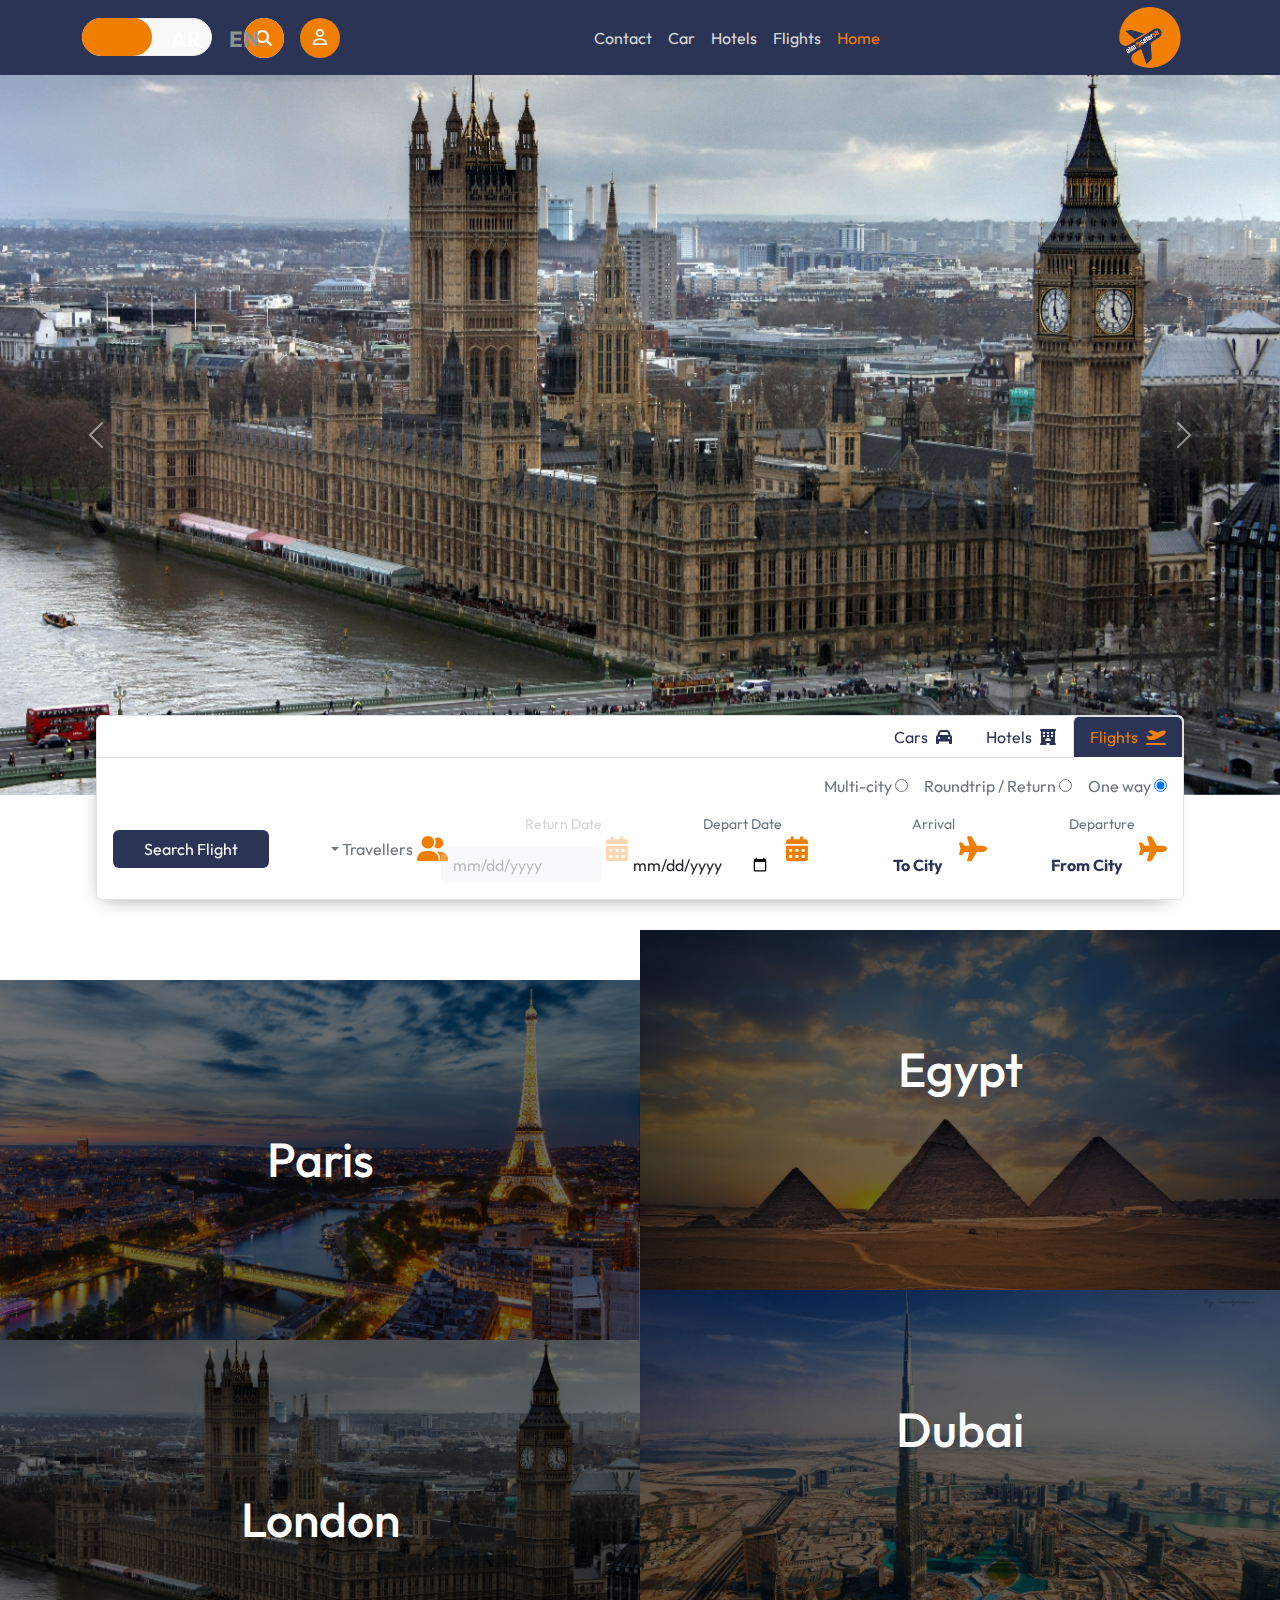
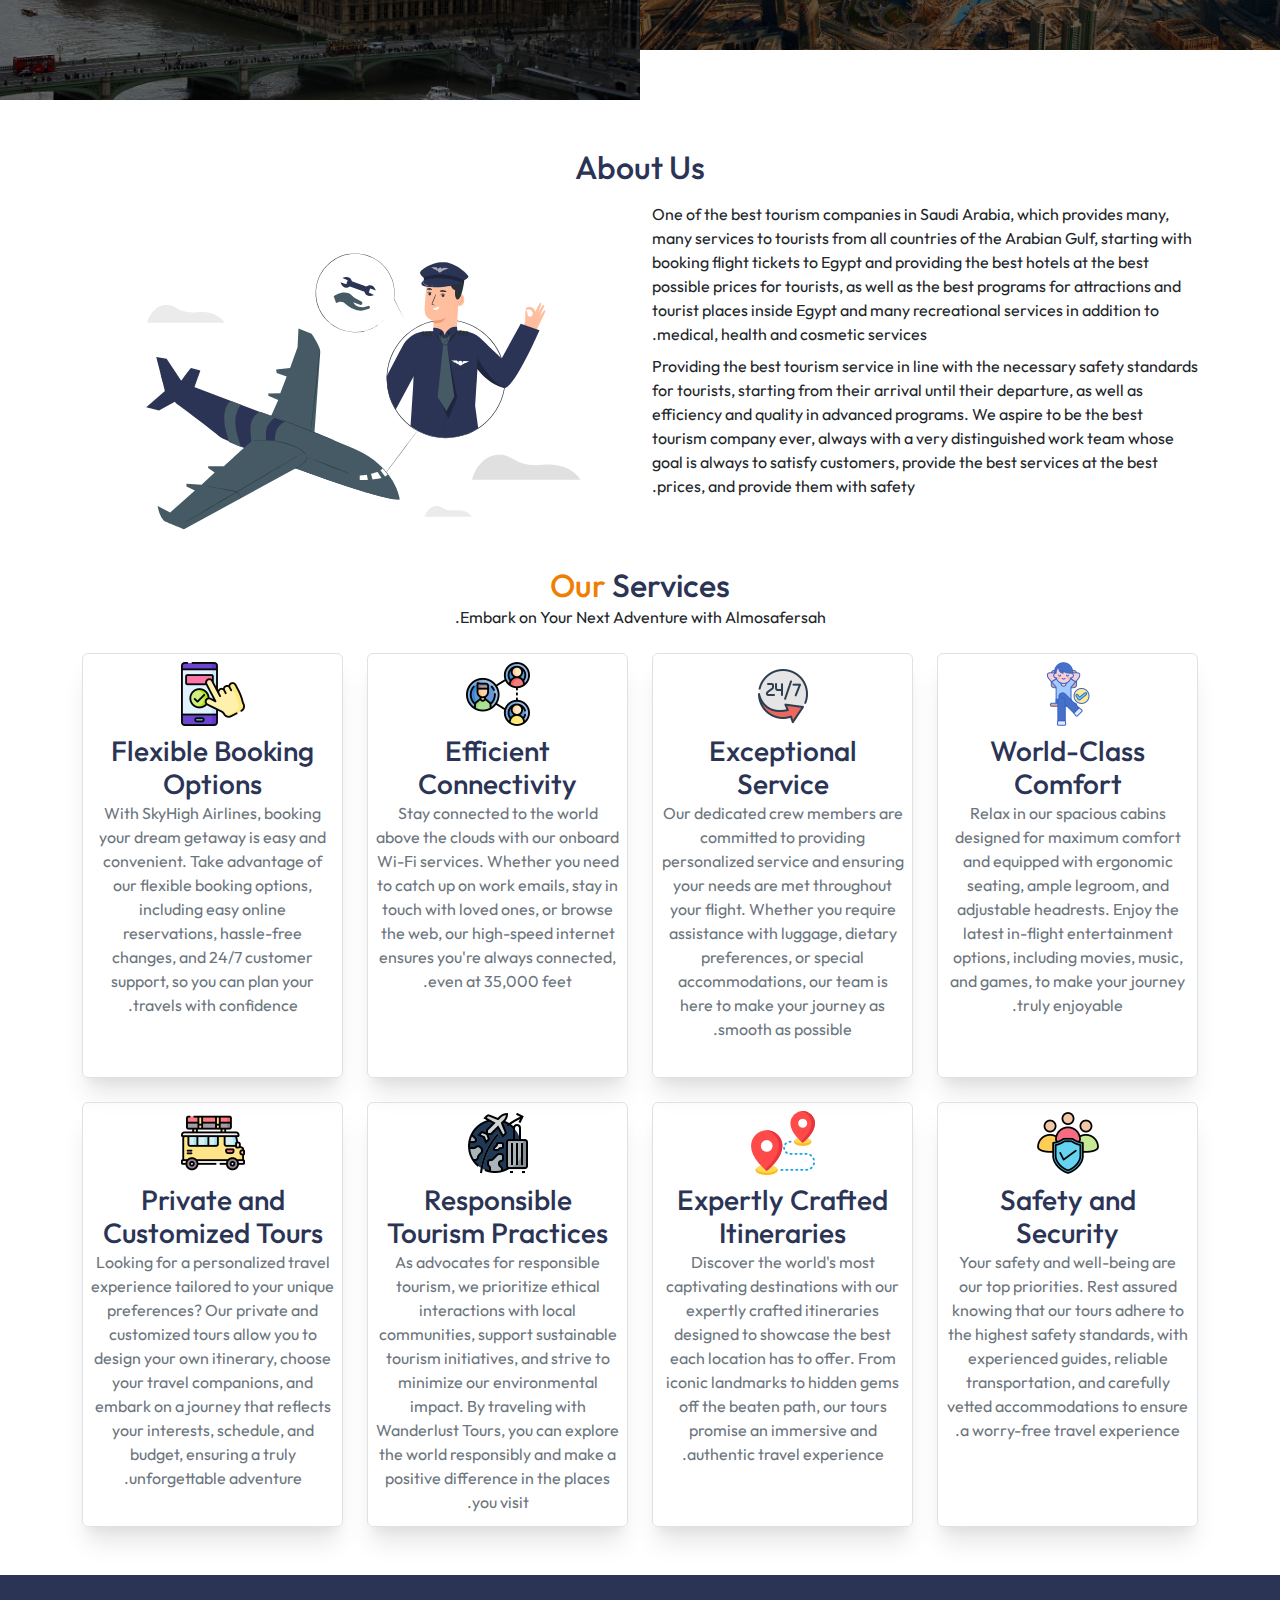
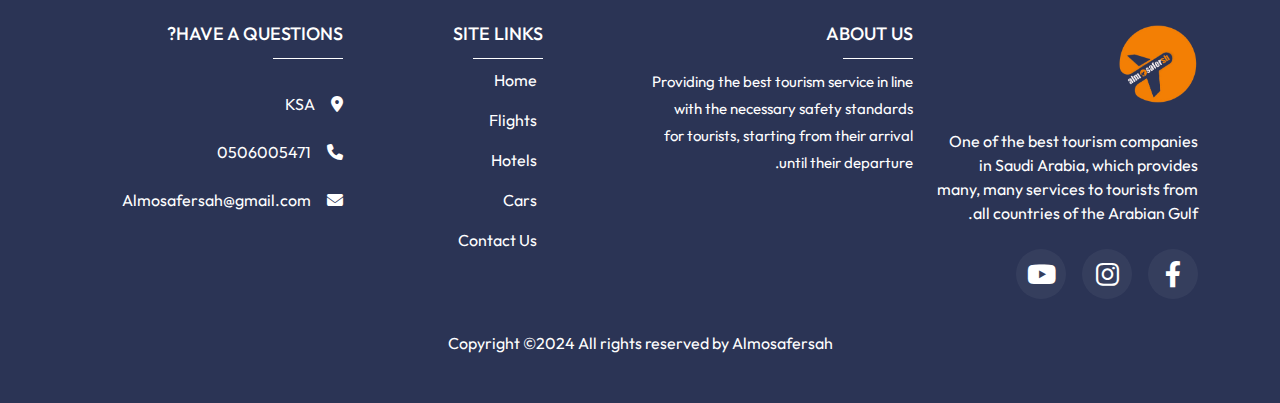
<file: almosafersah-ar/index.html>
<!DOCTYPE html>
<html lang="en">
  <head>
    <meta charset="UTF-8" />
    <meta name="viewport" content="width=device-width, initial-scale=1.0" />
    <link rel="stylesheet" href="../assets/css/normalize.css" />
    <link rel="stylesheet" href="../assets/css/all.min.css" />
    <link rel="stylesheet" href="../assets/css/bootstrap.min.css" />
    <link rel="stylesheet" href="../assets/css/main-ar.css" />
    <link rel="preconnect" href="https://fonts.googleapis.com" />
    <link rel="preconnect" href="https://fonts.gstatic.com" crossorigin />
    <link rel="preconnect" href="https://fonts.googleapis.com" />
    <link rel="preconnect" href="https://fonts.gstatic.com" crossorigin />
    <link
      href="https://fonts.googleapis.com/css2?family=Outfit:wght@100;200;300;400;500;600;700;800;900&family=Roboto:ital,wght@0,100;0,300;0,400;0,500;0,700;0,900;1,100;1,300;1,400;1,500;1,700;1,900&display=swap"
      rel="stylesheet"
    />
    <title>Home | Almosafersah</title>
  </head>
  <body>
    <!-- Start Navbar -->
    <nav class="navbar navbar-expand-lg p-0">
      <div class="container">
        <a class="navbar-brand" href="#">
          <div class="pic">
            <img
              style="width: 64px"
              src="../img/logo.png"
              alt=""
              class="mw-100"
            />
          </div>
        </a>
        <button
          class="navbar-toggler"
          type="button"
          data-bs-toggle="collapse"
          data-bs-target="#navbarSupportedContent"
          aria-controls="navbarSupportedContent"
          aria-expanded="false"
          aria-label="Toggle navigation"
        >
          <i class="fa-solid fa-bars"></i>
        </button>
        <div class="collapse navbar-collapse gap-3" id="navbarSupportedContent">
          <ul class="navbar-nav m-auto mb-2 mb-lg-0">
            <li class="nav-item">
              <a
                class="nav-link active"
                aria-current="page"
                href="../index.html/"
                >Home</a
              >
            </li>
            <li class="nav-item">
              <a class="nav-link" href="../flights/">Flights</a>
            </li>
            <li class="nav-item">
              <a class="nav-link" href="../flights/">Hotels</a>
            </li>
            <li class="nav-item">
              <a class="nav-link" href="../flights/">Car</a>
            </li>
            <li class="nav-item">
              <a class="nav-link" href="../contact/">Contact</a>
            </li>
          </ul>
          <div
            class="buttons d-flex flex-column flex-lg-row gap-3 mb-3 mb-lg-0"
          >
            <a href="./login/" class="btn me-auto rounded-circle">
              <i class="fa-regular fa-user"></i>
            </a>
            <div class="search-box">
              <input
                class="search-txt"
                type="text"
                name=""
                placeholder="Type to Search"
              />
              <a class="search-btn" href="#">
                <i class="fas fa-search"></i>
              </a>
            </div>
            <div class="switch">
              <label class="switch__wrapper">
                <input type="checkbox" />
                <span class="switch__slider"></span>
                <div></div>
              </label>
            </div>
          </div>
        </div>
      </div>
    </nav>
    <!-- End Navbar -->
    <!-- Start Slider -->
    <div
      id="carouselExampleFade"
      class="carousel slide carousel-fade position-relative"
    >
      <div
        id="carouselExampleAutoplaying"
        class="carousel slide"
        data-bs-ride="carousel"
      >
        <div class="carousel-inner">
          <div class="carousel-item">
            <img src="../img/egypt.jpg" class="d-block w-100" alt="..." />
          </div>
          <div class="carousel-item">
            <img src="../img/paris.jpg" class="d-block w-100" alt="..." />
          </div>
          <div class="carousel-item active">
            <img src="../img/london.jpg" class="d-block w-100" alt="..." />
          </div>
          <div class="carousel-item">
            <img src="../img/dubai.jpg" class="d-block w-100" alt="..." />
          </div>
        </div>
        <button
          class="carousel-control-prev"
          type="button"
          data-bs-target="#carouselExampleAutoplaying"
          data-bs-slide="prev"
        >
          <span class="carousel-control-prev-icon" aria-hidden="true"></span>
          <span class="visually-hidden">Previous</span>
        </button>
        <button
          class="carousel-control-next"
          type="button"
          data-bs-target="#carouselExampleAutoplaying"
          data-bs-slide="next"
        >
          <span class="carousel-control-next-icon" aria-hidden="true"></span>
          <span class="visually-hidden">Next</span>
        </button>
      </div>
    </div>
    <!-- End Slider -->
    <!-- Start Explore -->
    <div class="explore border pb-3 rounded">
      <ul class="nav nav-tabs" role="tablist">
        <li class="nav-item" role="presentation">
          <a
            class="nav-link active d-flex gap-2 align-items-center"
            id="simple-tab-0"
            data-bs-toggle="tab"
            href="#simple-tabpanel-0"
            role="tab"
            aria-controls="simple-tabpanel-0"
            aria-selected="true"
            ><i class="fa-solid fa-plane-departure"></i> Flights</a
          >
        </li>
        <li class="nav-item" role="presentation">
          <a
            class="nav-link d-flex gap-2 align-items-center"
            id="simple-tab-1"
            data-bs-toggle="tab"
            href="#simple-tabpanel-3"
            role="tab"
            aria-controls="simple-tabpanel-1"
            aria-selected="false"
            tabindex="-1"
          >
            <i class="fa-solid fa-hotel"></i> Hotels</a
          >
        </li>
        <li class="nav-item" role="presentation">
          <a
            class="nav-link d-flex gap-2 align-items-center"
            id="simple-tab-1"
            data-bs-toggle="tab"
            href="#simple-tabpanel-1"
            role="tab"
            aria-controls="simple-tabpanel-1"
            aria-selected="false"
            tabindex="-1"
            ><i class="fa-solid fa-car"></i> Cars</a
          >
        </li>
      </ul>
      <div class="tab-content pt-3 px-3" id="tab-content">
        <div
          class="tab-pane active text-secondary"
          id="simple-tabpanel-0"
          role="tabpanel"
          aria-labelledby="simple-tab-0"
        >
          <div class="inputs d-flex align-items-center gap-3 mb-3">
            <div class="all-inputs">
              <input type="radio" id="tab1" name="tab" checked />
              <label for="tab1">One way</label>
            </div>
            <div class="all-inputs">
              <input type="radio" id="tab2" name="tab" />
              <label for="tab2">Roundtrip / Return</label>
            </div>
            <div class="all-inputs">
              <input type="radio" id="tab3" name="tab" />
              <label for="tab3">Multi-city</label>
            </div>
          </div>
          <article class="article-one">
            <form action="">
              <div class="row">
                <div class="col-lg-2">
                  <div class="one d-flex align-items-center gap-1">
                    <i class="fa-solid fa-plane"></i>
                    <div class="d-flex flex-column gap-1">
                      <label for="from" class="form-label">Departure</label>
                      <input
                        type="text"
                        class="form-control"
                        id="from"
                        placeholder="From City"
                      />
                    </div>
                  </div>
                </div>
                <div class="col-lg-2">
                  <div class="one d-flex align-items-center gap-1">
                    <i class="fa-solid fa-plane"></i>
                    <div class="d-flex flex-column gap-1">
                      <label for="from" class="form-label">Arrival</label>
                      <input
                        type="text"
                        class="form-control"
                        id="from"
                        placeholder="To City"
                      />
                    </div>
                  </div>
                </div>
                <div class="col-lg-2">
                  <div class="one d-flex align-items-center gap-1">
                    <i class="fa-solid fa-calendar-days"></i>
                    <div class="d-flex flex-column gap-1">
                      <label for="from" class="form-label">Depart Date </label>
                      <input
                        class="form-control"
                        type="date"
                        id="birthday"
                        name="birthday"
                      />
                    </div>
                  </div>
                </div>
                <div class="col-lg-2">
                  <div
                    class="one d-flex align-items-center gap-1"
                    style="opacity: 0.3"
                  >
                    <i class="fa-solid fa-calendar-days"></i>
                    <div class="d-flex flex-column gap-1">
                      <label for="from" class="form-label">Return Date </label>
                      <input
                        class="form-control"
                        type="date"
                        id="birthday"
                        name="birthday"
                        disabled="disabled"
                      />
                    </div>
                  </div>
                </div>
                <div class="col-lg-2 d-flex align-items-center">
                  <div class="one d-flex align-items-center gap-1">
                    <i class="fa-solid fa-user-group"></i>
                    <div class="nav-item dropdown">
                      <a
                        class="nav-link dropdown-toggle"
                        href="#"
                        role="button"
                        data-bs-toggle="dropdown"
                        aria-expanded="false"
                      >
                        Travellers
                      </a>
                      <ul class="dropdown-menu py-1 px-2" style="width: 250px">
                        <li>
                          <label for="from" class="form-label"
                            >Cabin Class
                          </label>
                          <select
                            class="form-select"
                            aria-label="Default select example"
                          >
                            <option selected>Economy</option>
                            <option value="1">Premium Economy</option>
                            <option value="2">Business</option>
                            <option value="3">First</option>
                          </select>
                        </li>
                        <li>
                          <label for="from" class="form-label"
                            >Preferred Airline
                          </label>
                          <select
                            class="form-select"
                            aria-label="Default select example"
                          >
                            <option selected>1</option>
                            <option value="1">Test</option>
                          </select>
                        </li>
                        <li><hr class="dropdown-divider" /></li>
                        <li>
                          <label for="from" class="form-label"
                            >Travellers
                          </label>
                          <div
                            class="all-sel d-flex align-items-center gap-3 justify-content-around border-bottom pb-1"
                          >
                            <i class="fa-solid fa-person"></i>

                            <div
                              style="flex: 1"
                              class="sel d-flex align-items-center gap-1"
                            >
                              <label
                                style="flex: 1.9"
                                for="from"
                                class="form-label"
                                >Adults(12+)
                              </label>
                              <select
                                style="flex: 0.2"
                                class="form-select"
                                aria-label="Default select example"
                              >
                                <option selected>0</option>
                                <option value="1">1</option>
                              </select>
                            </div>
                          </div>
                          <div
                            class="all-sel d-flex align-items-center gap-3 justify-content-around border-bottom py-1"
                          >
                            <i class="fa-solid fa-child"></i>
                            <div
                              style="flex: 1"
                              class="sel d-flex align-items-center gap-1"
                            >
                              <label
                                style="flex: 1.9"
                                for="from"
                                class="form-label"
                                >Children(2-11)
                              </label>
                              <select
                                style="flex: 0.2"
                                class="form-select"
                                aria-label="Default select example"
                              >
                                <option selected>1</option>
                                <option value="2">2</option>
                                <option value="3">3</option>
                                <option value="4">4</option>
                                <option value="5">5</option>
                                <option value="6">6</option>
                                <option value="7">7</option>
                                <option value="8">8</option>
                              </select>
                            </div>
                          </div>
                          <div
                            class="all-sel d-flex align-items-center gap-3 justify-content-around border-bottom py-1"
                          >
                            <i class="fa-solid fa-child-reaching"></i>
                            <div
                              style="flex: 1"
                              class="sel d-flex align-items-center gap-1"
                            >
                              <label
                                style="flex: 1.9"
                                for="from"
                                class="form-label"
                                >Children(0-2)
                              </label>
                              <select
                                style="flex: 0.2"
                                class="form-select"
                                aria-label="Default select example"
                              >
                                <option selected>0</option>
                                <option value="1">1</option>
                              </select>
                            </div>
                          </div>
                        </li>
                      </ul>
                    </div>
                  </div>
                </div>
                <div
                  class="col-lg-2 d-flex align-items-center justify-content-center"
                >
                  <button
                    data-mdb-ripple-init
                    type="submit"
                    class="btn shop-btn btn-block w-100"
                  >
                    Search Flight
                  </button>
                </div>
              </div>
            </form>
          </article>
          <article class="article-one">
            <form action="">
              <div class="row">
                <div class="col-lg-2">
                  <div class="one d-flex align-items-center gap-1">
                    <i class="fa-solid fa-plane"></i>
                    <div class="d-flex flex-column gap-1">
                      <label for="from" class="form-label">Departure</label>
                      <input
                        type="text"
                        class="form-control"
                        id="from"
                        placeholder="From City"
                      />
                    </div>
                  </div>
                </div>
                <div class="col-lg-2">
                  <div class="one d-flex align-items-center gap-1">
                    <i class="fa-solid fa-plane"></i>
                    <div class="d-flex flex-column gap-1">
                      <label for="from" class="form-label">Arrival</label>
                      <input
                        type="text"
                        class="form-control"
                        id="from"
                        placeholder="To City"
                      />
                    </div>
                  </div>
                </div>
                <div class="col-lg-2">
                  <div class="one d-flex align-items-center gap-1">
                    <i class="fa-solid fa-calendar-days"></i>
                    <div class="d-flex flex-column gap-1">
                      <label for="from" class="form-label">Depart Date </label>
                      <input
                        class="form-control"
                        type="date"
                        id="birthday"
                        name="birthday"
                      />
                    </div>
                  </div>
                </div>
                <div class="col-lg-2">
                  <div class="one d-flex align-items-center gap-1">
                    <i class="fa-solid fa-calendar-days"></i>
                    <div class="d-flex flex-column gap-1">
                      <label for="from" class="form-label">Return Date </label>
                      <input
                        class="form-control"
                        type="date"
                        id="birthday"
                        name="birthday"
                      />
                    </div>
                  </div>
                </div>
                <div class="col-lg-2 d-flex align-items-center">
                  <div class="one d-flex align-items-center gap-1">
                    <i class="fa-solid fa-user-group"></i>
                    <div class="nav-item dropdown">
                      <a
                        class="nav-link dropdown-toggle"
                        href="#"
                        role="button"
                        data-bs-toggle="dropdown"
                        aria-expanded="false"
                      >
                        Travellers
                      </a>
                      <ul class="dropdown-menu py-1 px-2" style="width: 250px">
                        <li>
                          <label for="from" class="form-label"
                            >Cabin Class
                          </label>
                          <select
                            class="form-select"
                            aria-label="Default select example"
                          >
                            <option selected>Economy</option>
                            <option value="1">Premium Economy</option>
                            <option value="2">Business</option>
                            <option value="3">First</option>
                          </select>
                        </li>
                        <li>
                          <label for="from" class="form-label"
                            >Preferred Airline
                          </label>
                          <select
                            class="form-select"
                            aria-label="Default select example"
                          >
                            <option selected>1</option>
                            <option value="1">Test</option>
                          </select>
                        </li>
                        <li><hr class="dropdown-divider" /></li>
                        <li>
                          <label for="from" class="form-label"
                            >Travellers
                          </label>
                          <div
                            class="all-sel d-flex align-items-center gap-3 justify-content-around border-bottom pb-1"
                          >
                            <i class="fa-solid fa-person"></i>

                            <div
                              style="flex: 1"
                              class="sel d-flex align-items-center gap-1"
                            >
                              <label
                                style="flex: 1.9"
                                for="from"
                                class="form-label"
                                >Adults(12+)
                              </label>
                              <select
                                style="flex: 0.2"
                                class="form-select"
                                aria-label="Default select example"
                              >
                                <option selected>0</option>
                                <option value="1">1</option>
                              </select>
                            </div>
                          </div>
                          <div
                            class="all-sel d-flex align-items-center gap-3 justify-content-around border-bottom py-1"
                          >
                            <i class="fa-solid fa-child"></i>
                            <div
                              style="flex: 1"
                              class="sel d-flex align-items-center gap-1"
                            >
                              <label
                                style="flex: 1.9"
                                for="from"
                                class="form-label"
                                >Children(2-11)
                              </label>
                              <select
                                style="flex: 0.2"
                                class="form-select"
                                aria-label="Default select example"
                              >
                                <option selected>1</option>
                                <option value="2">2</option>
                                <option value="3">3</option>
                                <option value="4">4</option>
                                <option value="5">5</option>
                                <option value="6">6</option>
                                <option value="7">7</option>
                                <option value="8">8</option>
                              </select>
                            </div>
                          </div>
                          <div
                            class="all-sel d-flex align-items-center gap-3 justify-content-around border-bottom py-1"
                          >
                            <i class="fa-solid fa-child-reaching"></i>
                            <div
                              style="flex: 1"
                              class="sel d-flex align-items-center gap-1"
                            >
                              <label
                                style="flex: 1.9"
                                for="from"
                                class="form-label"
                                >Children(0-2)
                              </label>
                              <select
                                style="flex: 0.2"
                                class="form-select"
                                aria-label="Default select example"
                              >
                                <option selected>0</option>
                                <option value="1">1</option>
                              </select>
                            </div>
                          </div>
                        </li>
                      </ul>
                    </div>
                  </div>
                </div>
                <div
                  class="col-lg-2 d-flex align-items-center justify-content-center"
                >
                  <button
                    data-mdb-ripple-init
                    type="submit"
                    class="btn shop-btn btn-block w-100"
                  >
                    Search Flight
                  </button>
                </div>
              </div>
            </form>
          </article>
          <article class="article-one">
            <form action="">
              <div class="row">
                <div class="col-lg-3">
                  <div class="one d-flex align-items-center gap-1">
                    <i class="fa-solid fa-plane"></i>
                    <div class="d-flex flex-column gap-1">
                      <label for="from" class="form-label">From</label>
                      <input
                        type="text"
                        class="form-control"
                        id="from"
                        placeholder="Type Departure City"
                      />
                    </div>
                  </div>
                </div>
                <div class="col-lg-3">
                  <div class="one d-flex align-items-center gap-1">
                    <i class="fa-solid fa-plane"></i>
                    <div class="d-flex flex-column gap-1">
                      <label for="from" class="form-label">To</label>
                      <input
                        type="text"
                        class="form-control"
                        id="from"
                        placeholder="Type Departure City"
                      />
                    </div>
                  </div>
                </div>
                <div class="col-lg-2">
                  <div class="one d-flex align-items-center gap-1">
                    <i class="fa-solid fa-calendar-days"></i>
                    <div class="d-flex flex-column gap-1">
                      <label for="from" class="form-label">Depart Date </label>
                      <input
                        class="form-control"
                        type="date"
                        id="birthday"
                        name="birthday"
                      />
                    </div>
                  </div>
                </div>
                <div class="col-lg-2 d-flex align-items-center">
                  <div class="one d-flex align-items-center gap-1">
                    <i class="fa-solid fa-user-group"></i>
                    <div class="nav-item dropdown">
                      <a
                        class="nav-link dropdown-toggle"
                        href="#"
                        role="button"
                        data-bs-toggle="dropdown"
                        aria-expanded="false"
                      >
                        Travellers
                      </a>
                      <ul class="dropdown-menu py-1 px-2" style="width: 250px">
                        <li>
                          <label for="from" class="form-label"
                            >Cabin Class
                          </label>
                          <select
                            class="form-select"
                            aria-label="Default select example"
                          >
                            <option selected>Economy</option>
                            <option value="1">Premium Economy</option>
                            <option value="2">Business</option>
                            <option value="3">First</option>
                          </select>
                        </li>
                        <li>
                          <label for="from" class="form-label"
                            >Preferred Airline
                          </label>
                          <select
                            class="form-select"
                            aria-label="Default select example"
                          >
                            <option selected>1</option>
                            <option value="1">Test</option>
                          </select>
                        </li>
                        <li><hr class="dropdown-divider" /></li>
                        <li>
                          <label for="from" class="form-label"
                            >Travellers
                          </label>
                          <div
                            class="all-sel d-flex align-items-center gap-3 justify-content-around border-bottom pb-1"
                          >
                            <i class="fa-solid fa-person"></i>
                            <div
                              style="flex: 1"
                              class="sel d-flex align-items-center gap-1"
                            >
                              <label
                                style="flex: 1.9"
                                for="from"
                                class="form-label"
                                >Adults(12+)
                              </label>
                              <select
                                style="flex: 0.2"
                                class="form-select"
                                aria-label="Default select example"
                              >
                                <option selected>0</option>
                                <option value="1">1</option>
                              </select>
                            </div>
                          </div>
                          <div
                            class="all-sel d-flex align-items-center gap-3 justify-content-around border-bottom py-1"
                          >
                            <i class="fa-solid fa-child"></i>
                            <div
                              style="flex: 1"
                              class="sel d-flex align-items-center gap-1"
                            >
                              <label
                                style="flex: 1.9"
                                for="from"
                                class="form-label"
                                >Children(2-11)
                              </label>
                              <select
                                style="flex: 0.2"
                                class="form-select"
                                aria-label="Default select example"
                              >
                                <option selected>1</option>
                                <option value="2">2</option>
                                <option value="3">3</option>
                                <option value="4">4</option>
                                <option value="5">5</option>
                                <option value="6">6</option>
                                <option value="7">7</option>
                                <option value="8">8</option>
                              </select>
                            </div>
                          </div>
                          <div
                            class="all-sel d-flex align-items-center gap-3 justify-content-around border-bottom py-1"
                          >
                            <i class="fa-solid fa-child-reaching"></i>
                            <div
                              style="flex: 1"
                              class="sel d-flex align-items-center gap-1"
                            >
                              <label
                                style="flex: 1.9"
                                for="from"
                                class="form-label"
                                >Children(0-2)
                              </label>
                              <select
                                style="flex: 0.2"
                                class="form-select"
                                aria-label="Default select example"
                              >
                                <option selected>0</option>
                                <option value="1">1</option>
                              </select>
                            </div>
                          </div>
                        </li>
                      </ul>
                    </div>
                  </div>
                </div>
              </div>
              <div class="row mt-3">
                <div class="col-lg-3">
                  <div class="one d-flex align-items-center gap-1">
                    <i class="fa-solid fa-plane"></i>
                    <div class="d-flex flex-column gap-1">
                      <label for="from" class="form-label">From</label>
                      <input
                        type="text"
                        class="form-control"
                        id="from"
                        placeholder="Type Departure City"
                      />
                    </div>
                  </div>
                </div>
                <div class="col-lg-3">
                  <div class="one d-flex align-items-center gap-1">
                    <i class="fa-solid fa-plane"></i>
                    <div class="d-flex flex-column gap-1">
                      <label for="from" class="form-label">To</label>
                      <input
                        type="text"
                        class="form-control"
                        id="from"
                        placeholder="Type Departure City"
                      />
                    </div>
                  </div>
                </div>
                <div class="col-lg-2">
                  <div class="one d-flex align-items-center gap-1">
                    <i class="fa-solid fa-calendar-days"></i>
                    <div class="d-flex flex-column gap-1">
                      <label for="from" class="form-label">Depart Date </label>
                      <input
                        class="form-control"
                        type="date"
                        id="birthday"
                        name="birthday"
                      />
                    </div>
                  </div>
                </div>
                <div class="col-lg-2"></div>
                <div
                  class="col-lg-2 d-flex align-items-center justify-content-center"
                >
                  <button
                    data-mdb-ripple-init
                    type="submit"
                    class="btn shop-btn btn-block w-100"
                  >
                    Search Flight
                  </button>
                </div>
              </div>
            </form>
          </article>
        </div>
        <div
          class="tab-pane"
          id="simple-tabpanel-3"
          role="tabpanel"
          aria-labelledby="simple-tab-1"
        >
          <form action="" class="article-one">
            <div class="row">
              <div class="col-lg-2">
                <div class="one d-flex align-items-center gap-1">
                  <i class="fa-solid fa-location-dot"></i>
                  <div class="d-flex flex-column gap-1">
                    <label for="from" class="form-label">Going to</label>
                    <input
                      type="text"
                      class="form-control"
                      id="from"
                      placeholder="Region, City, Area (Worldwide)"
                    />
                  </div>
                </div>
              </div>
              <div class="col-lg-2">
                <div class="one d-flex align-items-center gap-1">
                  <i class="fa-solid fa-calendar-days"></i>
                  <div class="d-flex flex-column gap-1">
                    <label for="from" class="form-label">Check-in </label>
                    <input
                      class="form-control"
                      type="date"
                      id="birthday"
                      name="birthday"
                    />
                  </div>
                </div>
              </div>
              <div class="col-lg-2">
                <div class="one d-flex align-items-center gap-1">
                  <i class="fa-solid fa-calendar-days"></i>
                  <div class="d-flex flex-column gap-1">
                    <label for="from" class="form-label">Check-out </label>
                    <input
                      class="form-control"
                      type="date"
                      id="birthday"
                      name="birthday"
                    />
                  </div>
                </div>
              </div>
              <div class="col-lg-2">
                <div class="one d-flex align-items-center gap-1">
                  <i class="fa-solid fa-calendar-days"></i>
                  <div class="d-flex flex-column gap-1">
                    <label for="from" class="form-label">No.of Nights </label>
                    <select
                      class="form-select"
                      aria-label="Default select example"
                    >
                      <option selected="">1</option>
                      <option value="2">2</option>
                      <option value="3">3</option>
                      <option value="4">4</option>
                      <option value="5">5</option>
                      <option value="6">6</option>
                      <option value="7">7</option>
                      <option value="8">8</option>
                      <option value="9">9</option>
                      <option value="10">10</option>
                    </select>
                  </div>
                </div>
              </div>
              <div class="col-lg-2 d-flex align-items-center">
                <div class="one d-flex align-items-center gap-1">
                  <i class="fa-solid fa-user-group"></i>
                  <div class="nav-item dropdown">
                    <a
                      class="nav-link dropdown-toggle"
                      href="#"
                      role="button"
                      data-bs-toggle="dropdown"
                      aria-expanded="false"
                    >
                      Guests & Rooms
                    </a>
                    <ul class="dropdown-menu py-1 px-2" style="width: 250px">
                      <li>
                        <label for="from" class="form-label">Room 1 </label>
                        <div
                          class="all-sel d-flex align-items-center gap-3 justify-content-around border-bottom pb-1"
                        >
                          <i class="fa-solid fa-person"></i>
                          <div
                            style="flex: 1"
                            class="sel d-flex align-items-center gap-1"
                          >
                            <label
                              style="flex: 1.9"
                              for="from"
                              class="form-label"
                              >Adults(12+)
                            </label>
                            <select
                              style="flex: 0.2"
                              class="form-select"
                              aria-label="Default select example"
                            >
                              <option selected>0</option>
                              <option value="1">1</option>
                            </select>
                          </div>
                        </div>
                        <div
                          class="all-sel d-flex align-items-center gap-3 justify-content-around py-1"
                        >
                          <i class="fa-solid fa-child"></i>
                          <div
                            style="flex: 1"
                            class="sel d-flex align-items-center gap-1"
                          >
                            <label
                              style="flex: 1.9"
                              for="from"
                              class="form-label"
                              >Children(2-11)
                            </label>
                            <select
                              style="flex: 0.2"
                              class="form-select"
                              aria-label="Default select example"
                            >
                              <option selected>1</option>
                              <option value="2">2</option>
                              <option value="3">3</option>
                              <option value="4">4</option>
                              <option value="5">5</option>
                              <option value="6">6</option>
                              <option value="7">7</option>
                              <option value="8">8</option>
                            </select>
                          </div>
                        </div>
                      </li>
                    </ul>
                  </div>
                </div>
              </div>
              <div
                class="col-lg-2 d-flex align-items-center justify-content-center"
              >
                <button
                  data-mdb-ripple-init
                  type="submit"
                  class="btn shop-btn btn-block w-100"
                >
                  Search
                </button>
              </div>
            </div>
          </form>
        </div>
        <div
          class="tab-pane"
          id="simple-tabpanel-1"
          role="tabpanel"
          aria-labelledby="simple-tab-1"
        >
          <form action="" class="article-one">
            <div class="row">
              <div class="col-lg-2">
                <div class="one d-flex align-items-center gap-1">
                  <i class="fa-solid fa-location-dot"></i>
                  <div class="d-flex flex-column gap-1">
                    <label for="from" class="form-label">Pick-Up </label>
                    <input
                      type="text"
                      class="form-control"
                      id="from"
                      placeholder="From, Airport, City"
                    />
                  </div>
                </div>
              </div>
              <div class="col-lg-2">
                <div class="one-plus d-flex align-items-center gap-1">
                  <i class="fa-solid fa-location-dot"></i>
                  <div class="d-flex flex-column gap-1">
                    <label for="from" class="form-label">Drop-Off </label>
                    <input
                      type="text"
                      class="form-control"
                      id="from"
                      placeholder="To, Airport, City"
                    />
                  </div>
                </div>
              </div>
              <div class="col-lg-2">
                <div class="one d-flex align-items-center gap-1">
                  <i class="fa-solid fa-calendar-days"></i>
                  <div class="d-flex flex-column gap-1">
                    <label for="from" class="form-label">Pick-Up Date</label>
                    <input
                      class="form-control"
                      type="date"
                      id="birthday"
                      name="birthday"
                    />
                  </div>
                </div>
              </div>
              <div class="col-lg-2">
                <div class="one d-flex align-items-center gap-1">
                  <i class="fa-solid fa-calendar-days"></i>
                  <div class="d-flex flex-column gap-1">
                    <label for="from" class="form-label">Time </label>
                    <select
                      class="form-select"
                      aria-label="Default select example"
                    >
                      <option value="00:00">00:00</option>
                      <option value="00:30">00:30</option>
                      <option value="01:00">01:00</option>
                      <option value="01:30">01:30</option>
                      <option value="02:00">02:00</option>
                      <option value="02:30">02:30</option>
                      <option value="03:00">03:00</option>
                      <option value="03:30">03:30</option>
                      <option value="04:00">04:00</option>
                      <option value="04:30">04:30</option>
                      <option value="05:00">05:00</option>
                      <option value="05:30">05:30</option>
                      <option value="06:00">06:00</option>
                      <option value="06:30">06:30</option>
                      <option value="07:00">07:00</option>
                      <option value="07:30">07:30</option>
                      <option value="08:00">08:00</option>
                      <option value="08:30">08:30</option>
                      <option value="09:00" selected="selected">09:00</option>
                      <option value="09:30">09:30</option>
                      <option value="10:00">10:00</option>
                      <option value="10:30">10:30</option>
                      <option value="11:00">11:00</option>
                      <option value="11:30">11:30</option>
                      <option value="12:00">12:00</option>
                      <option value="12:30">12:30</option>
                      <option value="13:00">13:00</option>
                      <option value="13:30">13:30</option>
                      <option value="14:00">14:00</option>
                      <option value="14:30">14:30</option>
                      <option value="15:00">15:00</option>
                      <option value="15:30">15:30</option>
                      <option value="16:00">16:00</option>
                      <option value="16:30">16:30</option>
                      <option value="17:00">17:00</option>
                      <option value="17:30">17:30</option>
                      <option value="18:00">18:00</option>
                      <option value="18:30">18:30</option>
                      <option value="19:00">19:00</option>
                      <option value="19:30">19:30</option>
                      <option value="20:00">20:00</option>
                      <option value="20:30">20:30</option>
                      <option value="21:00">21:00</option>
                      <option value="21:30">21:30</option>
                      <option value="22:00">22:00</option>
                      <option value="22:30">22:30</option>
                      <option value="23:00">23:00</option>
                      <option value="23:30">23:30</option>
                    </select>
                  </div>
                </div>
              </div>
              <div class="col-lg-2">
                <div class="one d-flex align-items-center gap-1">
                  <i class="fa-solid fa-calendar-days"></i>
                  <div class="d-flex flex-column gap-1">
                    <label for="from" class="form-label">Return Date </label>
                    <input
                      class="form-control"
                      type="date"
                      id="birthday"
                      name="birthday"
                    />
                  </div>
                </div>
              </div>
              <div class="col-lg-2">
                <div class="one d-flex align-items-center gap-1">
                  <i class="fa-solid fa-calendar-days"></i>
                  <div class="d-flex flex-column gap-1">
                    <label for="from" class="form-label">Time </label>
                    <select
                      class="form-select"
                      aria-label="Default select example"
                    >
                      <option value="00:00">00:00</option>
                      <option value="00:30">00:30</option>
                      <option value="01:00">01:00</option>
                      <option value="01:30">01:30</option>
                      <option value="02:00">02:00</option>
                      <option value="02:30">02:30</option>
                      <option value="03:00">03:00</option>
                      <option value="03:30">03:30</option>
                      <option value="04:00">04:00</option>
                      <option value="04:30">04:30</option>
                      <option value="05:00">05:00</option>
                      <option value="05:30">05:30</option>
                      <option value="06:00">06:00</option>
                      <option value="06:30">06:30</option>
                      <option value="07:00">07:00</option>
                      <option value="07:30">07:30</option>
                      <option value="08:00">08:00</option>
                      <option value="08:30">08:30</option>
                      <option value="09:00" selected="selected">09:00</option>
                      <option value="09:30">09:30</option>
                      <option value="10:00">10:00</option>
                      <option value="10:30">10:30</option>
                      <option value="11:00">11:00</option>
                      <option value="11:30">11:30</option>
                      <option value="12:00">12:00</option>
                      <option value="12:30">12:30</option>
                      <option value="13:00">13:00</option>
                      <option value="13:30">13:30</option>
                      <option value="14:00">14:00</option>
                      <option value="14:30">14:30</option>
                      <option value="15:00">15:00</option>
                      <option value="15:30">15:30</option>
                      <option value="16:00">16:00</option>
                      <option value="16:30">16:30</option>
                      <option value="17:00">17:00</option>
                      <option value="17:30">17:30</option>
                      <option value="18:00">18:00</option>
                      <option value="18:30">18:30</option>
                      <option value="19:00">19:00</option>
                      <option value="19:30">19:30</option>
                      <option value="20:00">20:00</option>
                      <option value="20:30">20:30</option>
                      <option value="21:00">21:00</option>
                      <option value="21:30">21:30</option>
                      <option value="22:00">22:00</option>
                      <option value="22:30">22:30</option>
                      <option value="23:00">23:00</option>
                      <option value="23:30">23:30</option>
                    </select>
                  </div>
                </div>
              </div>
              <div class="col-lg-12">
                <div class="form-check d-flex align-items-center gap-2">
                  <input
                    class="form-check-input checks"
                    type="checkbox"
                    value=""
                    id="flexCheckDefault"
                  />
                  <label
                    class="form-check-label"
                    for="flexCheckDefault"
                    style="margin-top: 4px"
                  >
                    Return to a different location
                  </label>
                </div>
              </div>
              <div
                class="col-lg-12 d-flex align-items-center justify-content-center mt-3"
              >
                <button
                  data-mdb-ripple-init
                  type="submit"
                  class="btn shop-btn btn-block w-25"
                >
                  Search
                </button>
              </div>
            </div>
          </form>
        </div>
      </div>
    </div>
    <!-- End Explore -->
    <!-- Start Summary -->
    <div class="summary mt-5">
      <div class="photos d-flex flex-wrap justify-content-center">
        <div
          class="pic m-up aos-init aos-animate"
          data-aos="fade-down"
          data-aos-duration="1000"
        >
          <div class="content">
            <h3 class="text-white">Egypt</h3>
          </div>
          <img src="../img/egypt.jpg" class="mw-100" alt="" />
        </div>
        <div
          class="pic aos-init aos-animate"
          data-aos="fade-down"
          data-aos-duration="1000"
        >
          <div class="content">
            <h3 class="text-white">Paris</h3>
          </div>
          <img src="../img/paris.jpg" class="mw-100" alt="" />
        </div>
        <div
          class="pic m-up aos-init"
          data-aos="fade-down"
          data-aos-duration="1000"
        >
          <div class="content">
            <h3 class="text-white">Dubai</h3>
          </div>
          <img src="../img/dubai.jpg" class="mw-100" alt="" />
        </div>
        <div class="pic aos-init" data-aos="fade-down" data-aos-duration="1000">
          <div class="content">
            <h3 class="text-white">London</h3>
          </div>
          <img src="../img/london.jpg" class="mw-100" alt="" />
        </div>
      </div>
    </div>
    <!-- End Summary -->
    <!-- Start About Us -->
    <div class="about pt-5">
      <h2 class="text-center mb-3">About Us</h2>
      <div class="container">
        <div class="row">
          <div class="col-lg-6 d-flex flex-column gap-2">
            <p class="text-center text-md-start">
              One of the best tourism companies in Saudi Arabia, which provides
              many, many services to tourists from all countries of the Arabian
              Gulf, starting with booking flight tickets to Egypt and providing
              the best hotels at the best possible prices for tourists, as well
              as the best programs for attractions and tourist places inside
              Egypt and many recreational services in addition to medical,
              health and cosmetic services.
            </p>
            <p class="text-center text-md-start">
              Providing the best tourism service in line with the necessary
              safety standards for tourists, starting from their arrival until
              their departure, as well as efficiency and quality in advanced
              programs. We aspire to be the best tourism company ever, always
              with a very distinguished work team whose goal is always to
              satisfy customers, provide the best services at the best prices,
              and provide them with safety.
            </p>
          </div>
          <div class="col-lg-6">
            <div class="pic">
              <img src="../img/Air Support-pana.svg" alt="" class="mw-100" />
            </div>
          </div>
        </div>
      </div>
    </div>
    <!-- End About Us -->
    <!-- Start Our Services -->
    <div class="services">
      <h2 class="text-center"><span class="top">Our</span> Services</h2>
      <p class="text-center mb-4">
        Embark on Your Next Adventure with Almosafersah.
      </p>
      <div class="container">
        <div class="row">
          <div class="col-lg-3 mb-4">
            <div
              class="box d-flex align-items-center gap-2 flex-column border p-2 rounded"
            >
              <div class="pic">
                <img src="../img/comfort.png" alt="" />
              </div>
              <div class="content text-center">
                <h3>World-Class Comfort</h3>
                <p class="text-secondary">
                  Relax in our spacious cabins designed for maximum comfort and
                  equipped with ergonomic seating, ample legroom, and adjustable
                  headrests. Enjoy the latest in-flight entertainment options,
                  including movies, music, and games, to make your journey truly
                  enjoyable.
                </p>
              </div>
            </div>
          </div>
          <div class="col-lg-3">
            <div
              class="box d-flex align-items-center gap-2 flex-column border p-2 rounded"
            >
              <div class="pic">
                <img src="../img/arrow.png" alt="" />
              </div>
              <div class="content text-center">
                <h3>Exceptional Service</h3>
                <p class="text-secondary">
                  Our dedicated crew members are committed to providing
                  personalized service and ensuring your needs are met
                  throughout your flight. Whether you require assistance with
                  luggage, dietary preferences, or special accommodations, our
                  team is here to make your journey as smooth as possible.
                </p>
              </div>
            </div>
          </div>
          <div class="col-lg-3">
            <div
              class="box d-flex align-items-center gap-2 flex-column border p-2 rounded"
            >
              <div class="pic">
                <img src="../img/network.png" alt="" />
              </div>
              <div class="content text-center">
                <h3>Efficient Connectivity</h3>
                <p class="text-secondary">
                  Stay connected to the world above the clouds with our onboard
                  Wi-Fi services. Whether you need to catch up on work emails,
                  stay in touch with loved ones, or browse the web, our
                  high-speed internet ensures you're always connected, even at
                  35,000 feet.
                </p>
              </div>
            </div>
          </div>
          <div class="col-lg-3">
            <div
              class="box d-flex align-items-center gap-2 flex-column border p-2 rounded"
            >
              <div class="pic">
                <img src="../img/booking.png" alt="" />
              </div>
              <div class="content text-center">
                <h3>Flexible Booking Options</h3>
                <p class="text-secondary">
                  With SkyHigh Airlines, booking your dream getaway is easy and
                  convenient. Take advantage of our flexible booking options,
                  including easy online reservations, hassle-free changes, and
                  24/7 customer support, so you can plan your travels with
                  confidence.
                </p>
              </div>
            </div>
          </div>
          <div class="col-lg-3">
            <div
              class="box d-flex align-items-center gap-2 flex-column border p-2 rounded"
            >
              <div class="pic">
                <img src="../img/public-safety.png" alt="" />
              </div>
              <div class="content text-center">
                <h3>Safety and Security</h3>
                <p class="text-secondary">
                  Your safety and well-being are our top priorities. Rest
                  assured knowing that our tours adhere to the highest safety
                  standards, with experienced guides, reliable transportation,
                  and carefully vetted accommodations to ensure a worry-free
                  travel experience.
                </p>
              </div>
            </div>
          </div>
          <div class="col-lg-3">
            <div
              class="box d-flex align-items-center gap-2 flex-column border p-2 rounded"
            >
              <div class="pic">
                <img src="../img/destination.png" alt="" />
              </div>
              <div class="content text-center">
                <h3>Expertly Crafted Itineraries</h3>
                <p class="text-secondary">
                  Discover the world's most captivating destinations with our
                  expertly crafted itineraries designed to showcase the best
                  each location has to offer. From iconic landmarks to hidden
                  gems off the beaten path, our tours promise an immersive and
                  authentic travel experience.
                </p>
              </div>
            </div>
          </div>
          <div class="col-lg-3">
            <div
              class="box d-flex align-items-center gap-2 flex-column border p-2 rounded"
            >
              <div class="pic">
                <img src="../img/tourism.png" alt="" />
              </div>
              <div class="content text-center">
                <h3>Responsible Tourism Practices</h3>
                <p class="text-secondary">
                  As advocates for responsible tourism, we prioritize ethical
                  interactions with local communities, support sustainable
                  tourism initiatives, and strive to minimize our environmental
                  impact. By traveling with Wanderlust Tours, you can explore
                  the world responsibly and make a positive difference in the
                  places you visit.
                </p>
              </div>
            </div>
          </div>
          <div class="col-lg-3">
            <div
              class="box d-flex align-items-center gap-2 flex-column border p-2 rounded"
            >
              <div class="pic">
                <img src="../img/touring.png" alt="" />
              </div>
              <div class="content text-center">
                <h3>Private and Customized Tours</h3>
                <p class="text-secondary">
                  Looking for a personalized travel experience tailored to your
                  unique preferences? Our private and customized tours allow you
                  to design your own itinerary, choose your travel companions,
                  and embark on a journey that reflects your interests,
                  schedule, and budget, ensuring a truly unforgettable
                  adventure.
                </p>
              </div>
            </div>
          </div>
        </div>
      </div>
    </div>
    <!-- End Our Services -->
    <!-- Start Footer -->
    <section class="footer py-5 mt-5">
      <div class="container">
        <div class="row">
          <div class="col-lg-3 mb-3">
            <div class="ftco-footer d-flex gap-4 flex-column">
              <div
                style="width: fit-content"
                class="pic d-flex align-items-center justify-content-center"
              >
                <img
                  style="width: 80px"
                  src="../img/logo.png"
                  alt=""
                  class="mw-100"
                />
              </div>
              <p class="text-white">
                One of the best tourism companies in Saudi Arabia, which
                provides many, many services to tourists from all countries of
                the Arabian Gulf.
              </p>
              <ul class="social-icons d-flex gap-3">
                <a
                  target="_blank"
                  href="#"
                  class="d-flex align-items-center justify-content-center social-icon"
                >
                  <i class="fa-brands fa-facebook-f"></i>
                </a>
                <a
                  target="_blank"
                  href="#"
                  class="d-flex align-items-center justify-content-center social-icon"
                >
                  <i class="fa-brands fa-instagram"></i>
                </a>
                <a
                  target="_blank"
                  href="#"
                  class="d-flex align-items-center justify-content-center social-icon"
                >
                  <i class="fa-brands fa-youtube"></i>
                </a>
              </ul>
            </div>
          </div>
          <div class="col-lg-3 wd-35 mb-3">
            <div class="ftco-footer d-flex flex-column gap-4">
              <h2 class="text-white text-uppercase">About Us</h2>
              <div
                id="small-box"
                class="small-box d-flex justify-content-center align-items-center gap-2"
              >
                <div style="flex: 1" class="cont d-flex flex-column gap-1">
                  <p
                    style="font-size: 15px; line-height: 1.8"
                    class="text-white"
                  >
                    Providing the best tourism service in line with the
                    necessary safety standards for tourists, starting from their
                    arrival until their departure.
                  </p>
                </div>
              </div>
            </div>
          </div>
          <div class="col-lg-3 wd-10 mb-3">
            <div
              class="ftco-footer d-flex gap-4 flex-column align-items-center"
            >
              <h2 class="text-white text-uppercase">Site links</h2>
              <ul class="d-flex flex-column gap-3">
                <li>
                  <a href="../index.html" class="site-link"> Home </a>
                </li>
                <li>
                  <a href="./flights/" class="site-link">Flights</a>
                </li>
                <li>
                  <a href="./flights/" class="site-link"> Hotels</a>
                </li>
                <li>
                  <a href="../flights/" class="site-link"> Cars </a>
                </li>
                <li>
                  <a href="../contact/" class="site-link">Contact Us</a>
                </li>
              </ul>
            </div>
          </div>
          <div class="col-lg-3">
            <div class="ftco-footer">
              <h2 class="text-white text-uppercase">HAVE A QUESTIONS?</h2>
              <div class="info pt-5 d-flex flex-column gap-4">
                <div
                  class="info-one d-flex align-items-center gap-3 text-white"
                >
                  <i class="fa-solid fa-location-dot"></i>
                  <p>KSA</p>
                </div>
                <div
                  class="info-one d-flex align-items-center gap-3 text-white"
                >
                  <i class="fa-solid fa-phone"></i>
                  <p>0506005471</p>
                </div>
                <div
                  class="info-one d-flex align-items-center gap-3 text-white"
                >
                  <i class="fa-solid fa-envelope"></i>
                  <p>Almosafersah@gmail.com</p>
                </div>
              </div>
            </div>
          </div>
        </div>
        <div class="copyright text-white">
          <p class="text-center">
            Copyright ©2024 All rights reserved by Almosafersah
          </p>
        </div>
      </div>
    </section>
    <!-- End Footer -->
    <script src="https://code.jquery.com/jquery-3.6.0.min.js"></script>
    <script src="../assets/js/bootstrap.bundle.min.js"></script>
    <script src="../assets/js/main.js"></script>
    <script>
      // One Plus
      const onePlus = document.querySelector(".one-plus");
      const checks = document.querySelector(".checks");

      checks.addEventListener("change", function () {
        if (checks.checked) {
          onePlus.classList.add("active-one");
          onePlus.classList.remove(".one-plus");
        } else {
          onePlus.classList.remove("active-one");
          onePlus.classList.add(".one-plus");
        }
      });
    </script>
    <script>
      $("[name=tab]").each(function (i, d) {
        var p = $(this).prop("checked");
        //   console.log(p);
        if (p) {
          $("article").eq(i).addClass("on");
        }
      });

      $("[name=tab]").on("change", function () {
        var p = $(this).prop("checked");

        // $(type).index(this) == nth-of-type
        var i = $("[name=tab]").index(this);

        $("article").removeClass("on");
        $("article").eq(i).addClass("on");
      });
    </script>
  </body>
</html>
</file>
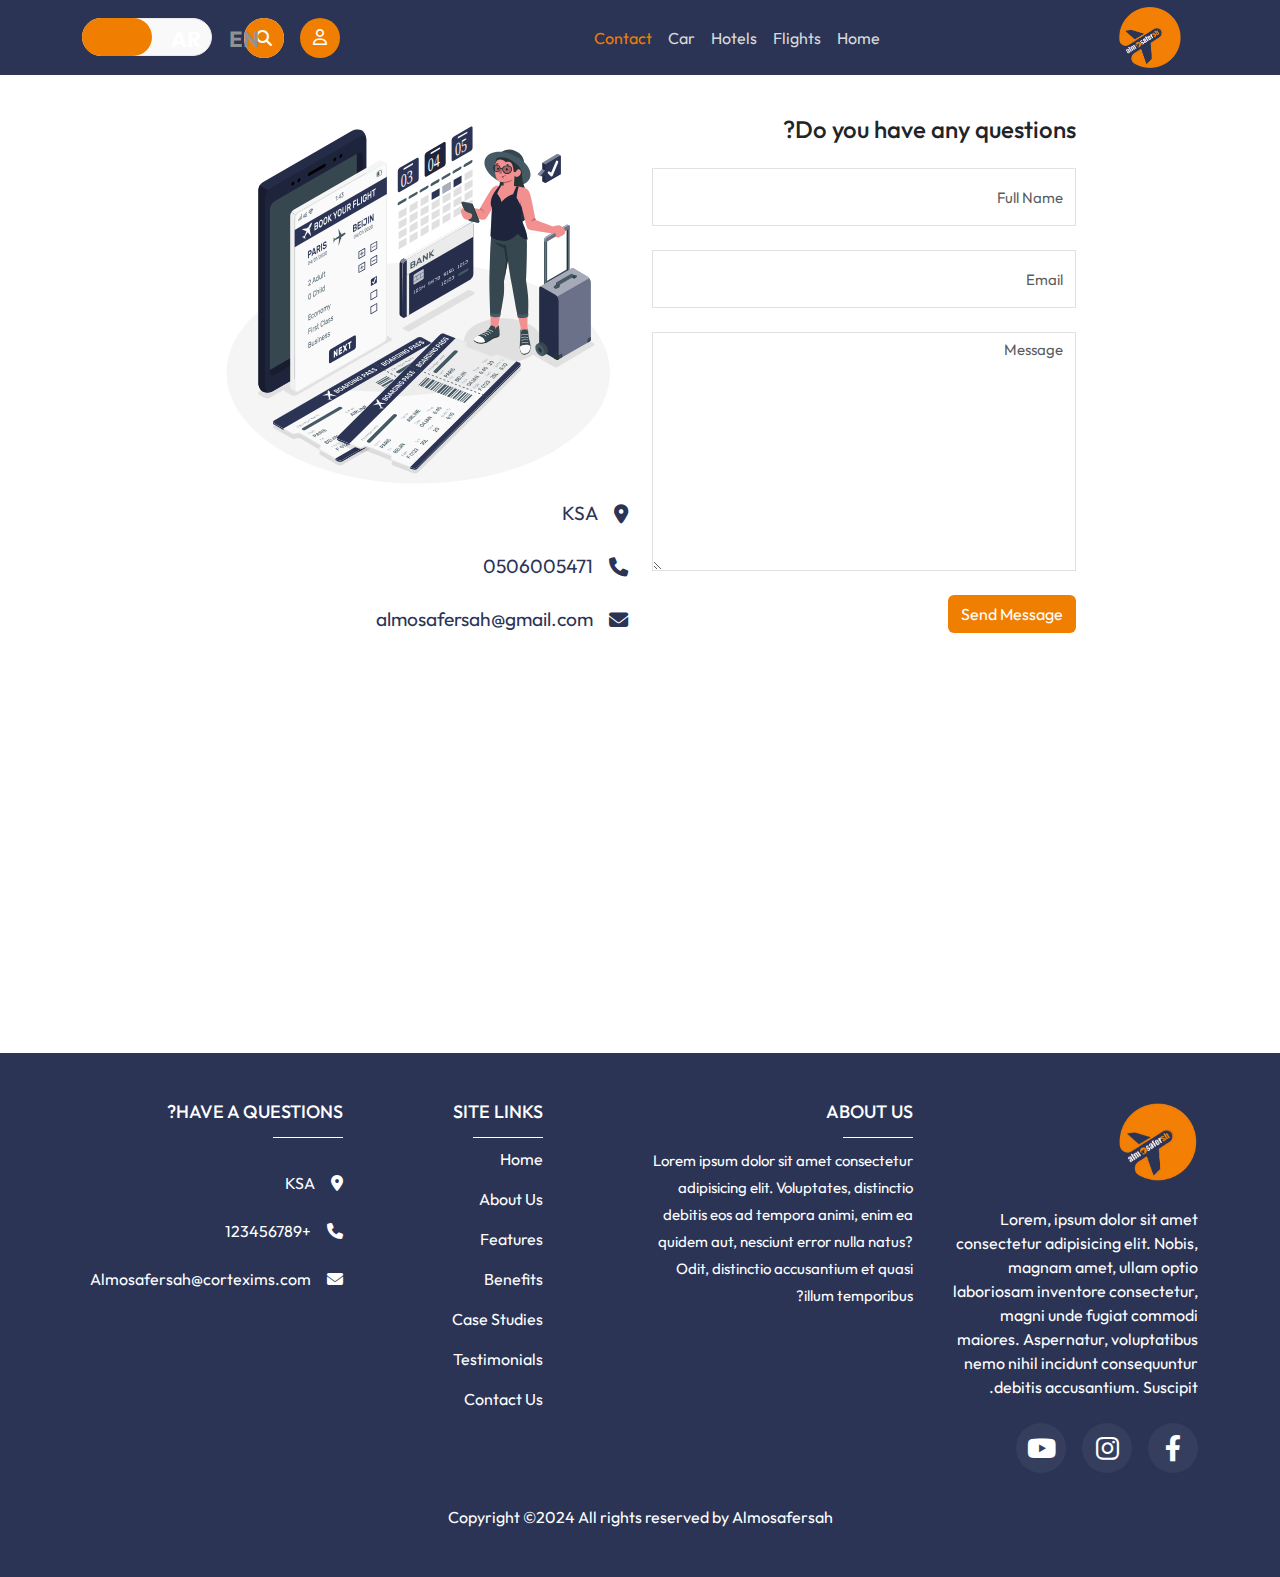
<file: contact-ar/index.html>
<!DOCTYPE html>
<html lang="en">
  <head>
    <meta charset="UTF-8" />
    <meta name="viewport" content="width=device-width, initial-scale=1.0" />
    <link rel="stylesheet" href="../assets/css/normalize.css" />
    <link rel="stylesheet" href="../assets/css/all.min.css" />
    <link rel="stylesheet" href="../assets/css/bootstrap.min.css" />
    <link rel="stylesheet" href="../assets/css/main-ar.css" />
    <link rel="preconnect" href="https://fonts.googleapis.com" />
    <link rel="preconnect" href="https://fonts.gstatic.com" crossorigin />
    <link rel="preconnect" href="https://fonts.googleapis.com" />
    <link rel="preconnect" href="https://fonts.gstatic.com" crossorigin />
    <link
      href="https://fonts.googleapis.com/css2?family=Outfit:wght@100;200;300;400;500;600;700;800;900&family=Roboto:ital,wght@0,100;0,300;0,400;0,500;0,700;0,900;1,100;1,300;1,400;1,500;1,700;1,900&display=swap"
      rel="stylesheet"
    />
    <title>Contact Us | Almosafersah</title>
  </head>
  <body>
    <!-- Start Navbar -->
    <nav class="navbar navbar-expand-lg p-0">
      <div class="container">
        <a class="navbar-brand" href="#">
          <div class="pic">
            <img
              style="width: 64px"
              src="../img/logo.png"
              alt=""
              class="mw-100"
            />
          </div>
        </a>
        <button
          class="navbar-toggler"
          type="button"
          data-bs-toggle="collapse"
          data-bs-target="#navbarSupportedContent"
          aria-controls="navbarSupportedContent"
          aria-expanded="false"
          aria-label="Toggle navigation"
        >
          <i class="fa-solid fa-bars"></i>
        </button>
        <div class="collapse navbar-collapse gap-3" id="navbarSupportedContent">
          <ul class="navbar-nav m-auto mb-2 mb-lg-0">
            <li class="nav-item">
              <a class="nav-link" aria-current="page" href="../index.html"
                >Home</a
              >
            </li>
            <li class="nav-item">
              <a class="nav-link" href="../flights/">Flights</a>
            </li>
            <li class="nav-item">
              <a class="nav-link" href="../flights/">Hotels</a>
            </li>
            <li class="nav-item">
              <a class="nav-link" href="../flights/">Car</a>
            </li>
            <li class="nav-item">
              <a class="nav-link active" href="../contact/">Contact</a>
            </li>
          </ul>
          <div
            class="buttons d-flex flex-column flex-lg-row gap-3 mb-3 mb-lg-0"
          >
            <a href="./login/" class="btn me-auto rounded-circle">
              <i class="fa-regular fa-user"></i>
            </a>
            <div class="search-box">
              <input
                class="search-txt"
                type="text"
                name=""
                placeholder="Type to Search"
              />
              <a class="search-btn" href="#">
                <i class="fas fa-search"></i>
              </a>
            </div>
            <div class="switch">
              <label class="switch__wrapper">
                <input type="checkbox" />
                <span class="switch__slider"></span>
                <div></div>
              </label>
            </div>
          </div>
        </div>
      </div>
    </nav>
    <!-- End Navbar -->
    <!-- Start Contact -->
    <div class="form-container pt-4 pb-5">
      <div class="container">
        <div class="row">
          <div class="col-lg-6">
            <form action="/" class="contact-form pt-3">
              <h4 class="mb-4">Do you have any questions?</h4>
              <input
                id="fullName"
                class="form-control"
                type="text"
                placeholder="Full Name"
                required=""
              /><br />
              <input
                class="form-control"
                type="text"
                placeholder="Email"
                name=""
                id="email"
                required=""
              /><br />
              <!-- <input
                    class="form-control"
                    type="text"
                    placeholder="subject"
                    name=""
                    id="subject"
                  /><br /> -->
              <textarea
                id="message"
                class="form-control"
                name=""
                placeholder="Message"
                cols="30"
                rows="10"
                required=""
              ></textarea
              ><br />
              <input
                id="contactButton"
                class="btn mb-3"
                type="submit"
                value="Send Message"
              />
            </form>
          </div>
          <div class="col-lg-6">
            <div class="col-lg-12">
              <div
                class="pic position-relative d-flex align-items-center justify-content-center"
              >
                <img
                  class="mw-100"
                  src="../img/Flight Booking-amico.svg"
                  alt=""
                />
              </div>
            </div>
            <div class="col-lg-12">
              <div class="info d-flex flex-column gap-4">
                <div class="info-one d-flex align-items-center gap-3">
                  <i class="fa-solid fa-location-dot"></i>
                  <p>KSA</p>
                </div>
                <div class="info-one d-flex align-items-center gap-3">
                  <i class="fa-solid fa-phone"></i>
                  <p>0506005471</p>
                </div>
                <div class="info-one d-flex align-items-center gap-3">
                  <i class="fa-solid fa-envelope"></i>
                  <p>almosafersah@gmail.com</p>
                </div>
              </div>
            </div>
          </div>
        </div>
      </div>
    </div>
    <!-- End Contact -->
    <!-- Start Map -->
    <div class="map">
      <iframe
        src="https://www.google.com/maps/embed?pb=!1m17!1m12!1m3!1d3629.4596568101056!2d39.693236685003406!3d24.538772984206695!2m3!1f0!2f0!3f0!3m2!1i1024!2i768!4f13.1!3m2!1m1!2zMjTCsDMyJzE5LjYiTiAzOcKwNDEnMjcuOCJF!5e0!3m2!1sar!2seg!4v1711097629184!5m2!1sar!2seg"
        style="border: 0"
        allowfullscreen=""
        loading="lazy"
        referrerpolicy="no-referrer-when-downgrade"
        class="w-100"
        height="350"
      ></iframe>
    </div>
    <!-- Start Map -->
    <!-- Start Footer -->
    <section class="footer py-5">
      <div class="container">
        <div class="row">
          <div class="col-lg-3 mb-3">
            <div class="ftco-footer d-flex gap-4 flex-column">
              <div
                style="width: fit-content"
                class="pic d-flex align-items-center justify-content-center"
              >
                <img
                  style="width: 80px"
                  src="../img/logo.png"
                  alt=""
                  class="mw-100"
                />
              </div>
              <p class="text-white">
                Lorem, ipsum dolor sit amet consectetur adipisicing elit. Nobis,
                magnam amet, ullam optio laboriosam inventore consectetur, magni
                unde fugiat commodi maiores. Aspernatur, voluptatibus nemo nihil
                incidunt consequuntur debitis accusantium. Suscipit.
              </p>
              <ul class="social-icons d-flex gap-3">
                <a
                  target="_blank"
                  href="#"
                  class="d-flex align-items-center justify-content-center social-icon"
                >
                  <i class="fa-brands fa-facebook-f"></i>
                </a>
                <a
                  target="_blank"
                  href="#"
                  class="d-flex align-items-center justify-content-center social-icon"
                >
                  <i class="fa-brands fa-instagram"></i>
                </a>
                <a
                  target="_blank"
                  href="#"
                  class="d-flex align-items-center justify-content-center social-icon"
                >
                  <i class="fa-brands fa-youtube"></i>
                </a>
              </ul>
            </div>
          </div>
          <div class="col-lg-3 wd-35 mb-3">
            <div class="ftco-footer d-flex flex-column gap-4">
              <h2 class="text-white text-uppercase">About Us</h2>
              <div
                id="small-box"
                class="small-box d-flex justify-content-center align-items-center gap-2"
              >
                <div style="flex: 1" class="cont d-flex flex-column gap-1">
                  <p
                    style="font-size: 15px; line-height: 1.8"
                    class="text-white"
                  >
                    Lorem ipsum dolor sit amet consectetur adipisicing elit.
                    Voluptates, distinctio debitis eos ad tempora animi, enim ea
                    quidem aut, nesciunt error nulla natus? Odit, distinctio
                    accusantium et quasi illum temporibus?
                  </p>
                </div>
              </div>
            </div>
          </div>
          <div class="col-lg-3 wd-10 mb-3">
            <div
              class="ftco-footer d-flex gap-4 flex-column align-items-center"
            >
              <h2 class="text-white text-uppercase">Site links</h2>
              <ul class="d-flex flex-column gap-3">
                <li>
                  <a href="./index.html" class="site-link"> Home </a>
                </li>
                <li>
                  <a href="#" class="site-link"> About Us</a>
                </li>
                <li>
                  <a href="./features/" class="site-link"> Features</a>
                </li>
                <li>
                  <a href="./benefits/" class="site-link"> Benefits </a>
                </li>
                <li>
                  <a href="#" class="site-link">Case Studies</a>
                </li>
                <li>
                  <a href="./testimonials/" class="site-link">Testimonials</a>
                </li>
                <li>
                  <a href="./contact-us/" class="site-link">Contact Us</a>
                </li>
              </ul>
            </div>
          </div>
          <div class="col-lg-3">
            <div class="ftco-footer">
              <h2 class="text-white text-uppercase">HAVE A QUESTIONS?</h2>
              <div class="info pt-5 d-flex flex-column gap-4">
                <div
                  class="info-one d-flex align-items-center gap-3 text-white"
                >
                  <i class="fa-solid fa-location-dot"></i>
                  <p>KSA</p>
                </div>
                <div
                  class="info-one d-flex align-items-center gap-3 text-white"
                >
                  <i class="fa-solid fa-phone"></i>
                  <p>+123456789</p>
                </div>
                <div
                  class="info-one d-flex align-items-center gap-3 text-white"
                >
                  <i class="fa-solid fa-envelope"></i>
                  <p>Almosafersah@cortexims.com</p>
                </div>
              </div>
            </div>
          </div>
        </div>
        <div class="copyright text-white">
          <p class="text-center">
            Copyright ©2024 All rights reserved by Almosafersah
          </p>
        </div>
      </div>
    </section>
    <!-- End Footer -->
    <script src="../assets/js/bootstrap.bundle.min.js"></script>
    <script src="../assets/js/main.js"></script>
  </body>
</html>
</file>
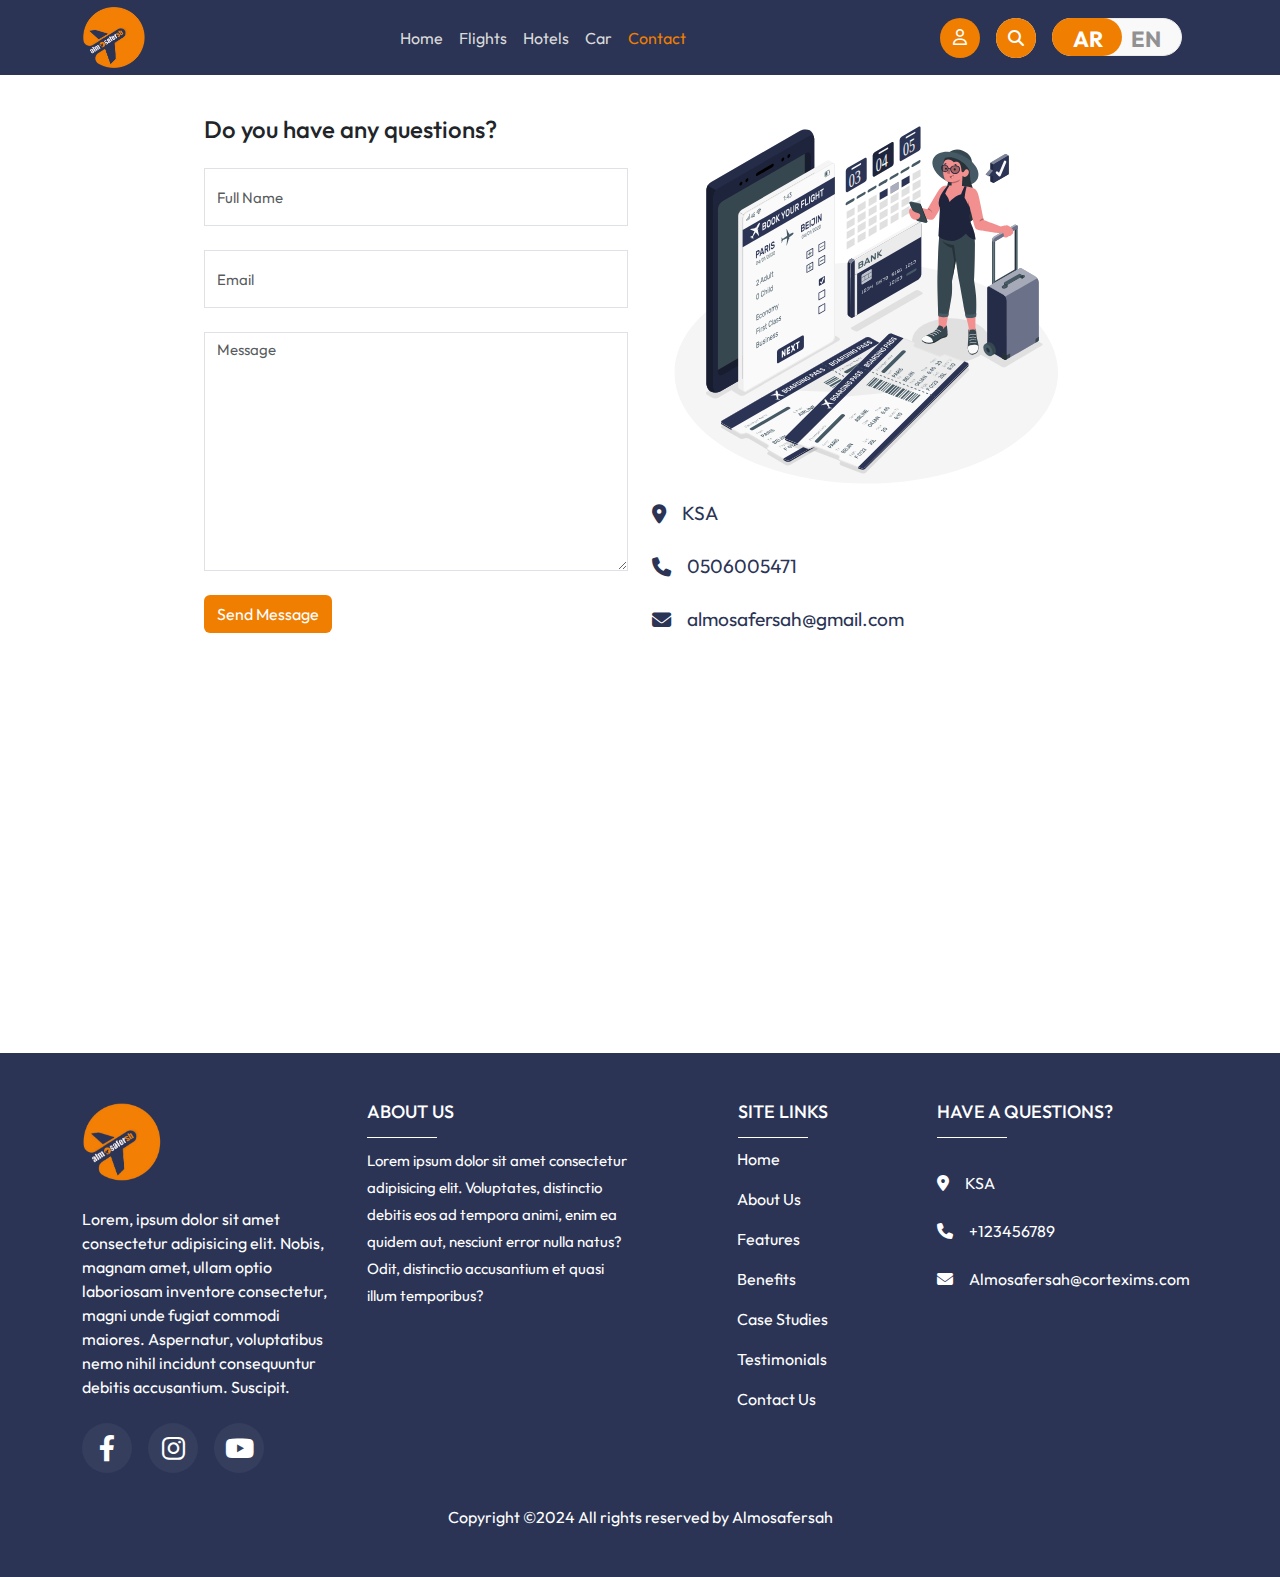
<file: contact/index.html>
<!DOCTYPE html>
<html lang="en">
  <head>
    <meta charset="UTF-8" />
    <meta name="viewport" content="width=device-width, initial-scale=1.0" />
    <link rel="stylesheet" href="../assets/css/normalize.css" />
    <link rel="stylesheet" href="../assets/css/all.min.css" />
    <link rel="stylesheet" href="../assets/css/bootstrap.min.css" />
    <link rel="stylesheet" href="../assets/css/main.css" />
    <link rel="preconnect" href="https://fonts.googleapis.com" />
    <link rel="preconnect" href="https://fonts.gstatic.com" crossorigin />
    <link rel="preconnect" href="https://fonts.googleapis.com" />
    <link rel="preconnect" href="https://fonts.gstatic.com" crossorigin />
    <link
      href="https://fonts.googleapis.com/css2?family=Outfit:wght@100;200;300;400;500;600;700;800;900&family=Roboto:ital,wght@0,100;0,300;0,400;0,500;0,700;0,900;1,100;1,300;1,400;1,500;1,700;1,900&display=swap"
      rel="stylesheet"
    />
    <title>Contact Us | Almosafersah</title>
  </head>
  <body>
    <!-- Start Navbar -->
    <nav class="navbar navbar-expand-lg p-0">
      <div class="container">
        <a class="navbar-brand" href="#">
          <div class="pic">
            <img
              style="width: 64px"
              src="../img/logo.png"
              alt=""
              class="mw-100"
            />
          </div>
        </a>
        <button
          class="navbar-toggler"
          type="button"
          data-bs-toggle="collapse"
          data-bs-target="#navbarSupportedContent"
          aria-controls="navbarSupportedContent"
          aria-expanded="false"
          aria-label="Toggle navigation"
        >
          <i class="fa-solid fa-bars"></i>
        </button>
        <div class="collapse navbar-collapse gap-3" id="navbarSupportedContent">
          <ul class="navbar-nav m-auto mb-2 mb-lg-0">
            <li class="nav-item">
              <a class="nav-link" aria-current="page" href="../index.html"
                >Home</a
              >
            </li>
            <li class="nav-item">
              <a class="nav-link" href="../flights/">Flights</a>
            </li>
            <li class="nav-item">
              <a class="nav-link" href="../flights/">Hotels</a>
            </li>
            <li class="nav-item">
              <a class="nav-link" href="../flights/">Car</a>
            </li>
            <li class="nav-item">
              <a class="nav-link active" href="../contact/">Contact</a>
            </li>
          </ul>
          <div
            class="buttons d-flex flex-column flex-lg-row gap-3 mb-3 mb-lg-0"
          >
            <a href="./login/" class="btn me-auto rounded-circle">
              <i class="fa-regular fa-user"></i>
            </a>
            <div class="search-box">
              <input
                class="search-txt"
                type="text"
                name=""
                placeholder="Type to Search"
              />
              <a class="search-btn" href="#">
                <i class="fas fa-search"></i>
              </a>
            </div>
            <div class="switch">
              <label class="switch__wrapper">
                <input type="checkbox" />
                <span class="switch__slider"></span>
                <div></div>
              </label>
            </div>
          </div>
        </div>
      </div>
    </nav>
    <!-- End Navbar -->
    <!-- Start Contact -->
    <div class="form-container pt-4 pb-5">
      <div class="container">
        <div class="row">
          <div class="col-lg-6">
            <form action="/" class="contact-form pt-3">
              <h4 class="mb-4">Do you have any questions?</h4>
              <input
                id="fullName"
                class="form-control"
                type="text"
                placeholder="Full Name"
                required=""
              /><br />
              <input
                class="form-control"
                type="text"
                placeholder="Email"
                name=""
                id="email"
                required=""
              /><br />
              <!-- <input
                    class="form-control"
                    type="text"
                    placeholder="subject"
                    name=""
                    id="subject"
                  /><br /> -->
              <textarea
                id="message"
                class="form-control"
                name=""
                placeholder="Message"
                cols="30"
                rows="10"
                required=""
              ></textarea
              ><br />
              <input
                id="contactButton"
                class="btn mb-3"
                type="submit"
                value="Send Message"
              />
            </form>
          </div>
          <div class="col-lg-6">
            <div class="col-lg-12">
              <div
                class="pic position-relative d-flex align-items-center justify-content-center"
              >
                <img
                  class="mw-100"
                  src="../img/Flight Booking-amico.svg"
                  alt=""
                />
              </div>
            </div>
            <div class="col-lg-12">
              <div class="info d-flex flex-column gap-4">
                <div class="info-one d-flex align-items-center gap-3">
                  <i class="fa-solid fa-location-dot"></i>
                  <p>KSA</p>
                </div>
                <div class="info-one d-flex align-items-center gap-3">
                  <i class="fa-solid fa-phone"></i>
                  <p>0506005471</p>
                </div>
                <div class="info-one d-flex align-items-center gap-3">
                  <i class="fa-solid fa-envelope"></i>
                  <p>almosafersah@gmail.com</p>
                </div>
              </div>
            </div>
          </div>
        </div>
      </div>
    </div>
    <!-- End Contact -->
    <!-- Start Map -->
    <div class="map">
      <iframe
        src="https://www.google.com/maps/embed?pb=!1m17!1m12!1m3!1d3629.4596568101056!2d39.693236685003406!3d24.538772984206695!2m3!1f0!2f0!3f0!3m2!1i1024!2i768!4f13.1!3m2!1m1!2zMjTCsDMyJzE5LjYiTiAzOcKwNDEnMjcuOCJF!5e0!3m2!1sar!2seg!4v1711097629184!5m2!1sar!2seg"
        style="border: 0"
        allowfullscreen=""
        loading="lazy"
        referrerpolicy="no-referrer-when-downgrade"
        class="w-100"
        height="350"
      ></iframe>
    </div>
    <!-- Start Map -->
    <!-- Start Footer -->
    <section class="footer py-5">
      <div class="container">
        <div class="row">
          <div class="col-lg-3 mb-3">
            <div class="ftco-footer d-flex gap-4 flex-column">
              <div
                style="width: fit-content"
                class="pic d-flex align-items-center justify-content-center"
              >
                <img
                  style="width: 80px"
                  src="../img/logo.png"
                  alt=""
                  class="mw-100"
                />
              </div>
              <p class="text-white">
                Lorem, ipsum dolor sit amet consectetur adipisicing elit. Nobis,
                magnam amet, ullam optio laboriosam inventore consectetur, magni
                unde fugiat commodi maiores. Aspernatur, voluptatibus nemo nihil
                incidunt consequuntur debitis accusantium. Suscipit.
              </p>
              <ul class="social-icons d-flex gap-3">
                <a
                  target="_blank"
                  href="#"
                  class="d-flex align-items-center justify-content-center social-icon"
                >
                  <i class="fa-brands fa-facebook-f"></i>
                </a>
                <a
                  target="_blank"
                  href="#"
                  class="d-flex align-items-center justify-content-center social-icon"
                >
                  <i class="fa-brands fa-instagram"></i>
                </a>
                <a
                  target="_blank"
                  href="#"
                  class="d-flex align-items-center justify-content-center social-icon"
                >
                  <i class="fa-brands fa-youtube"></i>
                </a>
              </ul>
            </div>
          </div>
          <div class="col-lg-3 wd-35 mb-3">
            <div class="ftco-footer d-flex flex-column gap-4">
              <h2 class="text-white text-uppercase">About Us</h2>
              <div
                id="small-box"
                class="small-box d-flex justify-content-center align-items-center gap-2"
              >
                <div style="flex: 1" class="cont d-flex flex-column gap-1">
                  <p
                    style="font-size: 15px; line-height: 1.8"
                    class="text-white"
                  >
                    Lorem ipsum dolor sit amet consectetur adipisicing elit.
                    Voluptates, distinctio debitis eos ad tempora animi, enim ea
                    quidem aut, nesciunt error nulla natus? Odit, distinctio
                    accusantium et quasi illum temporibus?
                  </p>
                </div>
              </div>
            </div>
          </div>
          <div class="col-lg-3 wd-10 mb-3">
            <div
              class="ftco-footer d-flex gap-4 flex-column align-items-center"
            >
              <h2 class="text-white text-uppercase">Site links</h2>
              <ul class="d-flex flex-column gap-3">
                <li>
                  <a href="./index.html" class="site-link"> Home </a>
                </li>
                <li>
                  <a href="#" class="site-link"> About Us</a>
                </li>
                <li>
                  <a href="./features/" class="site-link"> Features</a>
                </li>
                <li>
                  <a href="./benefits/" class="site-link"> Benefits </a>
                </li>
                <li>
                  <a href="#" class="site-link">Case Studies</a>
                </li>
                <li>
                  <a href="./testimonials/" class="site-link">Testimonials</a>
                </li>
                <li>
                  <a href="./contact-us/" class="site-link">Contact Us</a>
                </li>
              </ul>
            </div>
          </div>
          <div class="col-lg-3">
            <div class="ftco-footer">
              <h2 class="text-white text-uppercase">HAVE A QUESTIONS?</h2>
              <div class="info pt-5 d-flex flex-column gap-4">
                <div
                  class="info-one d-flex align-items-center gap-3 text-white"
                >
                  <i class="fa-solid fa-location-dot"></i>
                  <p>KSA</p>
                </div>
                <div
                  class="info-one d-flex align-items-center gap-3 text-white"
                >
                  <i class="fa-solid fa-phone"></i>
                  <p>+123456789</p>
                </div>
                <div
                  class="info-one d-flex align-items-center gap-3 text-white"
                >
                  <i class="fa-solid fa-envelope"></i>
                  <p>Almosafersah@cortexims.com</p>
                </div>
              </div>
            </div>
          </div>
        </div>
        <div class="copyright text-white">
          <p class="text-center">
            Copyright ©2024 All rights reserved by Almosafersah
          </p>
        </div>
      </div>
    </section>
    <!-- End Footer -->
    <script src="../assets/js/bootstrap.bundle.min.js"></script>
    <script src="../assets/js/main.js"></script>
  </body>
</html>
</file>
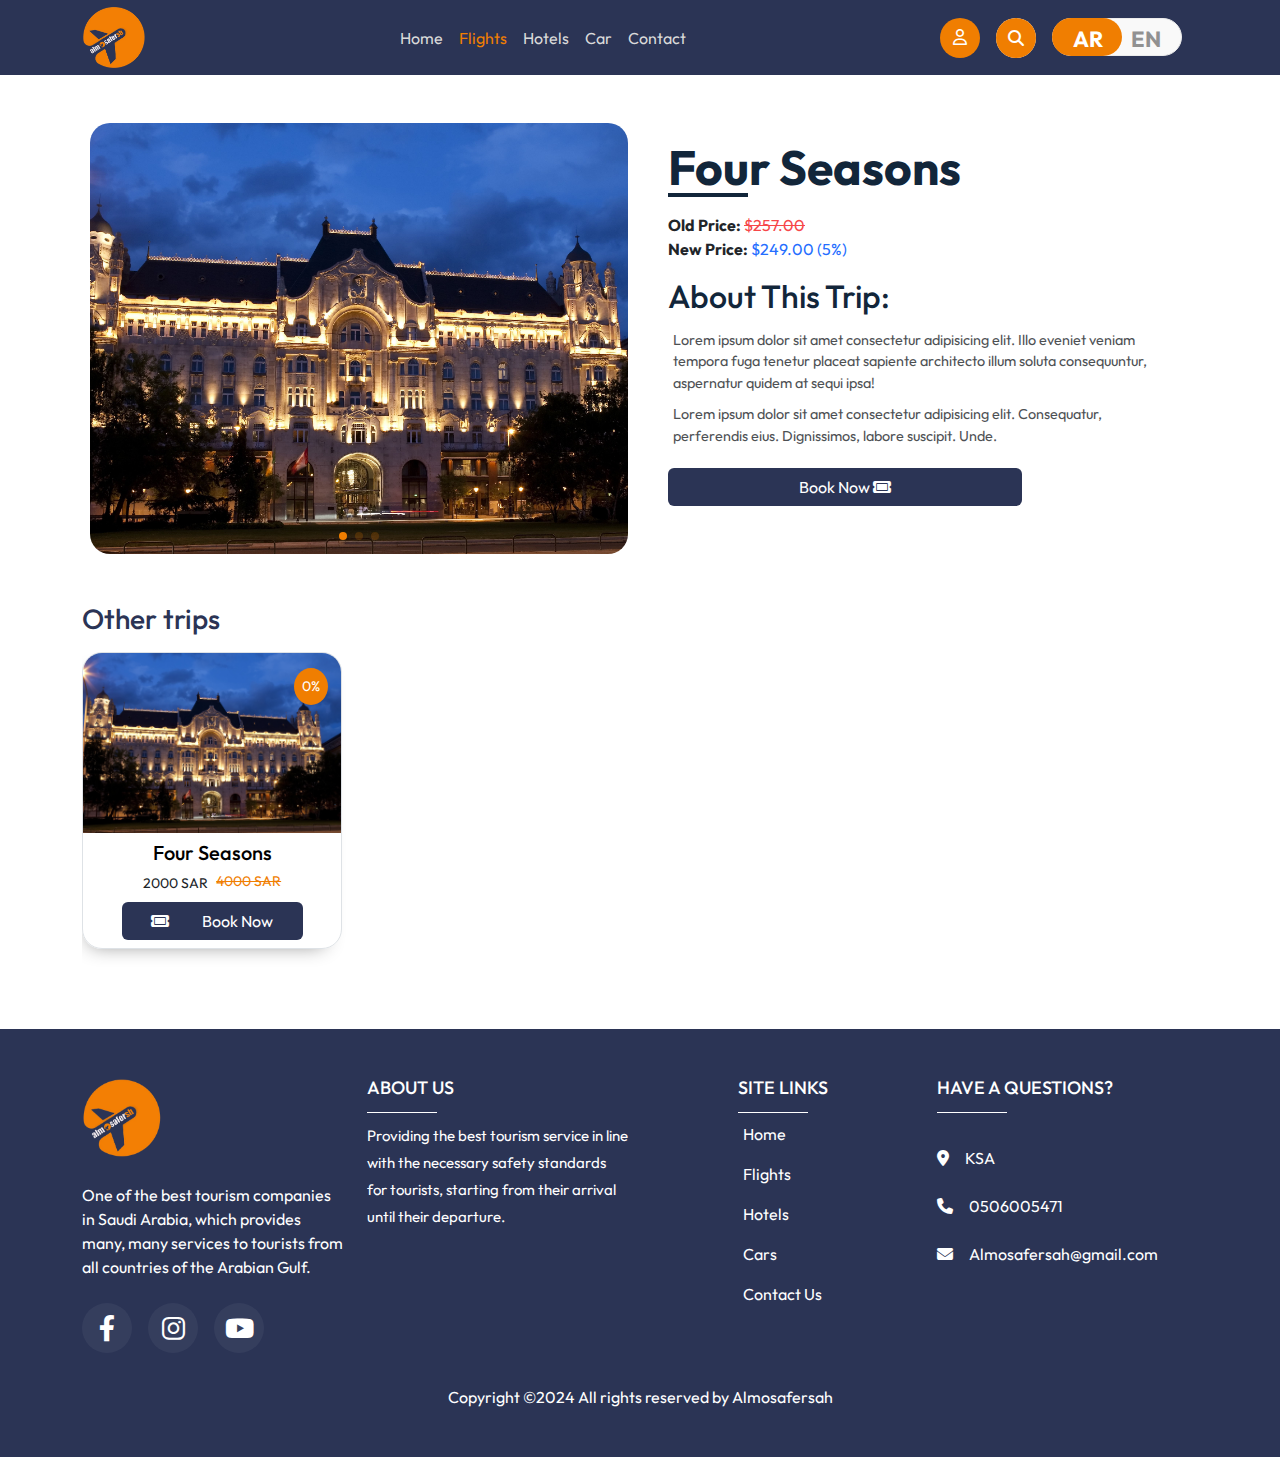
<file: Details/index.html>
<!DOCTYPE html>
<html lang="en">
  <head>
    <meta charset="UTF-8" />
    <meta name="viewport" content="width=device-width, initial-scale=1.0" />
    <link rel="stylesheet"
    href="https://cdn.jsdelivr.net/npm/swiper@11/swiper-bundle.min.css" /
    <link rel="stylesheet" href="../assets/css/normalize.css" />
    <link rel="stylesheet" href="../assets/css/all.min.css" />
    <link rel="stylesheet" href="../assets/css/bootstrap.min.css" />
    <link rel="stylesheet" href="../assets/css/main.css" />
    <link rel="preconnect" href="https://fonts.googleapis.com" />
    <link rel="preconnect" href="https://fonts.gstatic.com" crossorigin />
    <link rel="preconnect" href="https://fonts.googleapis.com" />
    <link rel="preconnect" href="https://fonts.gstatic.com" crossorigin />
    <link
      href="https://fonts.googleapis.com/css2?family=Outfit:wght@100;200;300;400;500;600;700;800;900&family=Roboto:ital,wght@0,100;0,300;0,400;0,500;0,700;0,900;1,100;1,300;1,400;1,500;1,700;1,900&display=swap"
      rel="stylesheet"
    />
    <title>Details | Almosafersah</title>
  </head>
  <body>
    <!-- Start Navbar -->
    <nav class="navbar navbar-expand-lg p-0">
      <div class="container">
        <a class="navbar-brand" href="#">
          <div class="pic">
            <img
              style="width: 64px"
              src="../img/logo.png"
              alt=""
              class="mw-100"
            />
          </div>
        </a>
        <button
          class="navbar-toggler"
          type="button"
          data-bs-toggle="collapse"
          data-bs-target="#navbarSupportedContent"
          aria-controls="navbarSupportedContent"
          aria-expanded="false"
          aria-label="Toggle navigation"
        >
          <i class="fa-solid fa-bars"></i>
        </button>
        <div class="collapse navbar-collapse gap-3" id="navbarSupportedContent">
          <ul class="navbar-nav m-auto mb-2 mb-lg-0">
            <li class="nav-item">
              <a class="nav-link" aria-current="page" href="../index.html"
                >Home</a
              >
            </li>
            <li class="nav-item">
              <a class="nav-link active" href="../flights/">Flights</a>
            </li>
            <li class="nav-item">
              <a class="nav-link" href="../flights/">Hotels</a>
            </li>
            <li class="nav-item">
              <a class="nav-link" href="../flights/">Car</a>
            </li>
            <li class="nav-item">
              <a class="nav-link" href="../contact/">Contact</a>
            </li>
          </ul>
          <div
            class="buttons d-flex flex-column flex-lg-row gap-3 mb-3 mb-lg-0"
          >
            <a href="./login/" class="btn me-auto rounded-circle">
              <i class="fa-regular fa-user"></i>
            </a>
            <div class="search-box">
              <input
                class="search-txt"
                type="text"
                name=""
                placeholder="Type to Search"
              />
              <a class="search-btn" href="#">
                <i class="fas fa-search"></i>
              </a>
            </div>
            <div class="switch">
              <label class="switch__wrapper">
                <input type="checkbox" />
                <span class="switch__slider"></span>
                <div></div>
              </label>
            </div>
          </div>
        </div>
      </div>
    </nav>
    <!-- End Navbar -->
    <!-- Start Details -->
    <div class="card-wrapper mt-5">
      <div class="cards">
        <!-- Swiper -->
        <div class="swiper mySwiper">
          <div class="swiper-wrapper">
            <div class="swiper-slide">
              <div class="pic w-100 h-100">
                <img src="../img/four-seasons.jpg" alt="" class="mw-100" />
              </div>
            </div>
            <div class="swiper-slide">
              <div class="pic w-100 h-100">
                <img src="../img/four-seasons.jpg" alt="" class="mw-100" />
              </div>
            </div>
            <div class="swiper-slide">
              <div class="pic w-100 h-100">
                <img src="../img/four-seasons.jpg" alt="" class="mw-100" />
              </div>
            </div>
          </div>
          <div class="swiper-button-next"></div>
          <div class="swiper-button-prev"></div>
          <div class="swiper-pagination"></div>
        </div>
        <!-- Swiper JS -->
        <div class="product-content">
          <h2 class="product-title">Four Seasons</h2>
          <div class="product-price">
            <p class="last-price">Old Price: <span>$257.00</span></p>
            <p class="new-price">New Price: <span>$249.00 (5%)</span></p>
          </div>

          <div class="product-detail">
            <h2>about this Trip:</h2>
            <p>
              Lorem ipsum dolor sit amet consectetur adipisicing elit. Illo
              eveniet veniam tempora fuga tenetur placeat sapiente architecto
              illum soluta consequuntur, aspernatur quidem at sequi ipsa!
            </p>
            <p>
              Lorem ipsum dolor sit amet consectetur adipisicing elit.
              Consequatur, perferendis eius. Dignissimos, labore suscipit. Unde.
            </p>
          </div>
          <div class="purchase mb-3 mt-3">
            <button type="button" class="shop-btn btn">
              Book Now <i class="fa-solid fa-ticket"></i>
            </button>
          </div>
        </div>
      </div>
    </div>
    <!-- End Details -->
    <!-- Start Slider -->
    <div class="slider mt-5">
      <div class="container">
        <h3 class="mb-3">Other trips</h3>
        <div class="swiper all-trips">
          <div class="swiper-wrapper">
            <div class="swiper-slide">
              <div class="box border position-relative overflow-hidden">
                <div class="seller position-absolute">0%</div>
                <a href="../Details/" class="pic">
                  <img src="../img/four-seasons.jpg" alt="" class="mw-100" />
                </a>
                <div
                  class="info d-flex align-items-center flex-column gap-2 py-2"
                >
                  <a href="../Details/" class="text-black">
                    <h5>Four Seasons</h5>
                  </a>
                  <div
                    class="price d-flex align-items-center justify-content-center gap-2"
                  >
                    <span>2000 SAR</span>
                    <span class="dis">4000 SAR</span>
                  </div>
                  <div
                    class="btn shop-btn d-flex align-items-center justify-content-around"
                  >
                    <i class="fa-solid fa-ticket"></i>
                    Book Now
                  </div>
                </div>
              </div>
            </div>
          </div>
          <div class="swiper-button-next"></div>
          <div class="swiper-button-prev"></div>
          <div class="swiper-pagination"></div>
        </div>
      </div>
    </div>
    <!-- End Slider -->
    <!-- Start Footer -->
    <section class="footer py-5 mt-5">
      <div class="container">
        <div class="row">
          <div class="col-lg-3 mb-3">
            <div class="ftco-footer d-flex gap-4 flex-column">
              <div
                style="width: fit-content"
                class="pic d-flex align-items-center justify-content-center"
              >
                <img
                  style="width: 80px"
                  src="../img/logo.png"
                  alt=""
                  class="mw-100"
                />
              </div>
              <p class="text-white">
                One of the best tourism companies in Saudi Arabia, which
                provides many, many services to tourists from all countries of
                the Arabian Gulf.
              </p>
              <ul class="social-icons d-flex gap-3">
                <a
                  target="_blank"
                  href="#"
                  class="d-flex align-items-center justify-content-center social-icon"
                >
                  <i class="fa-brands fa-facebook-f"></i>
                </a>
                <a
                  target="_blank"
                  href="#"
                  class="d-flex align-items-center justify-content-center social-icon"
                >
                  <i class="fa-brands fa-instagram"></i>
                </a>
                <a
                  target="_blank"
                  href="#"
                  class="d-flex align-items-center justify-content-center social-icon"
                >
                  <i class="fa-brands fa-youtube"></i>
                </a>
              </ul>
            </div>
          </div>
          <div class="col-lg-3 wd-35 mb-3">
            <div class="ftco-footer d-flex flex-column gap-4">
              <h2 class="text-white text-uppercase">About Us</h2>
              <div
                id="small-box"
                class="small-box d-flex justify-content-center align-items-center gap-2"
              >
                <div style="flex: 1" class="cont d-flex flex-column gap-1">
                  <p
                    style="font-size: 15px; line-height: 1.8"
                    class="text-white"
                  >
                    Providing the best tourism service in line with the
                    necessary safety standards for tourists, starting from their
                    arrival until their departure.
                  </p>
                </div>
              </div>
            </div>
          </div>
          <div class="col-lg-3 wd-10 mb-3">
            <div
              class="ftco-footer d-flex gap-4 flex-column align-items-center"
            >
              <h2 class="text-white text-uppercase">Site links</h2>
              <ul class="d-flex flex-column gap-3">
                <li>
                  <a href="../index.html" class="site-link"> Home </a>
                </li>
                <li>
                  <a href="./flights/" class="site-link">Flights</a>
                </li>
                <li>
                  <a href="./flights/" class="site-link"> Hotels</a>
                </li>
                <li>
                  <a href="../flights/" class="site-link"> Cars </a>
                </li>
                <li>
                  <a href="../contact/" class="site-link">Contact Us</a>
                </li>
              </ul>
            </div>
          </div>
          <div class="col-lg-3">
            <div class="ftco-footer">
              <h2 class="text-white text-uppercase">HAVE A QUESTIONS?</h2>
              <div class="info pt-5 d-flex flex-column gap-4">
                <div
                  class="info-one d-flex align-items-center gap-3 text-white"
                >
                  <i class="fa-solid fa-location-dot"></i>
                  <p>KSA</p>
                </div>
                <div
                  class="info-one d-flex align-items-center gap-3 text-white"
                >
                  <i class="fa-solid fa-phone"></i>
                  <p>0506005471</p>
                </div>
                <div
                  class="info-one d-flex align-items-center gap-3 text-white"
                >
                  <i class="fa-solid fa-envelope"></i>
                  <p>Almosafersah@gmail.com</p>
                </div>
              </div>
            </div>
          </div>
        </div>
        <div class="copyright text-white">
          <p class="text-center">
            Copyright ©2024 All rights reserved by Almosafersah
          </p>
        </div>
      </div>
    </section>
    <!-- End Footer -->
    <script src="https://cdn.jsdelivr.net/npm/swiper@11/swiper-bundle.min.js"></script>
    <script src="../assets/js/bootstrap.bundle.min.js"></script>
    <script src="../assets/js/main.js"></script>
  </body>
</html>
</file>
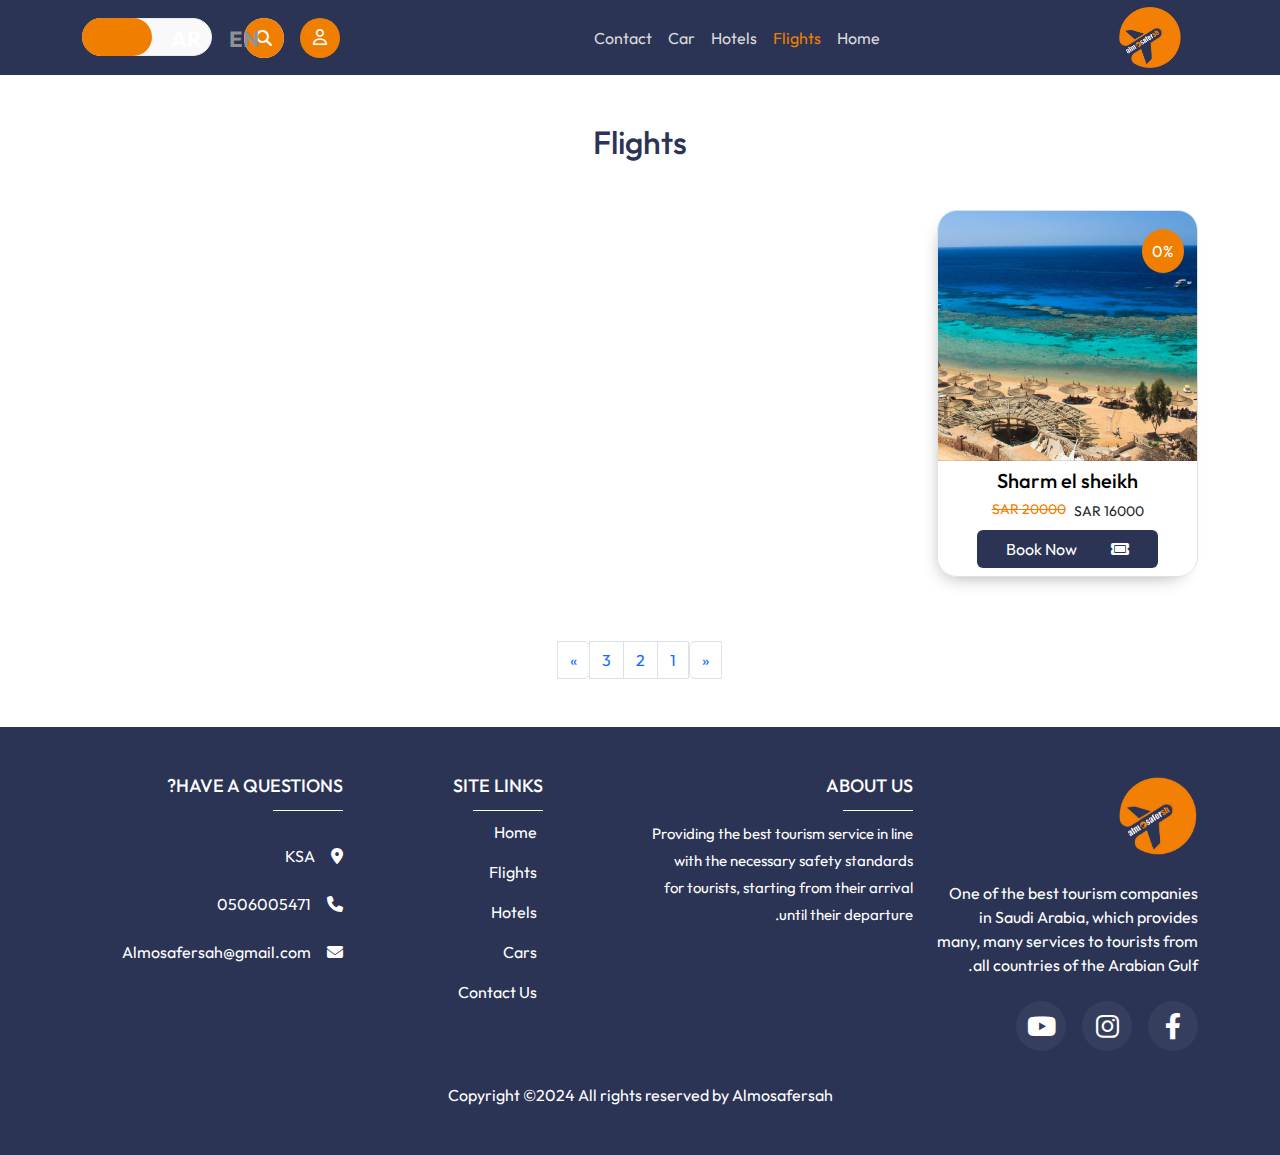
<file: flights-ar/index.html>
<!DOCTYPE html>
<html lang="en">
  <head>
    <meta charset="UTF-8" />
    <meta name="viewport" content="width=device-width, initial-scale=1.0" />
    <link rel="stylesheet" href="../assets/css/normalize.css" />
    <link rel="stylesheet" href="../assets/css/all.min.css" />
    <link rel="stylesheet" href="../assets/css/bootstrap.min.css" />
    <link rel="stylesheet" href="../assets/css/main-ar.css" />
    <link rel="preconnect" href="https://fonts.googleapis.com" />
    <link rel="preconnect" href="https://fonts.gstatic.com" crossorigin />
    <link rel="preconnect" href="https://fonts.googleapis.com" />
    <link rel="preconnect" href="https://fonts.gstatic.com" crossorigin />
    <link
      href="https://fonts.googleapis.com/css2?family=Outfit:wght@100;200;300;400;500;600;700;800;900&family=Roboto:ital,wght@0,100;0,300;0,400;0,500;0,700;0,900;1,100;1,300;1,400;1,500;1,700;1,900&display=swap"
      rel="stylesheet"
    />
    <title>Flights | Almosafersah</title>
  </head>
  <body>
    <!-- Start Navbar -->
    <nav class="navbar navbar-expand-lg p-0">
      <div class="container">
        <a class="navbar-brand" href="#">
          <div class="pic">
            <img
              style="width: 64px"
              src="../img/logo.png"
              alt=""
              class="mw-100"
            />
          </div>
        </a>
        <button
          class="navbar-toggler"
          type="button"
          data-bs-toggle="collapse"
          data-bs-target="#navbarSupportedContent"
          aria-controls="navbarSupportedContent"
          aria-expanded="false"
          aria-label="Toggle navigation"
        >
          <i class="fa-solid fa-bars"></i>
        </button>
        <div class="collapse navbar-collapse gap-3" id="navbarSupportedContent">
          <ul class="navbar-nav m-auto mb-2 mb-lg-0">
            <li class="nav-item">
              <a class="nav-link" aria-current="page" href="../index.html"
                >Home</a
              >
            </li>
            <li class="nav-item">
              <a class="nav-link active" href="../flights/">Flights</a>
            </li>
            <li class="nav-item">
              <a class="nav-link" href="../flights/">Hotels</a>
            </li>
            <li class="nav-item">
              <a class="nav-link" href="../flights/">Car</a>
            </li>
            <li class="nav-item">
              <a class="nav-link" href="../contact/">Contact</a>
            </li>
          </ul>
          <div
            class="buttons d-flex flex-column flex-lg-row gap-3 mb-3 mb-lg-0"
          >
            <a href="./login/" class="btn me-auto rounded-circle">
              <i class="fa-regular fa-user"></i>
            </a>
            <div class="search-box">
              <input
                class="search-txt"
                type="text"
                name=""
                placeholder="Type to Search"
              />
              <a class="search-btn" href="#">
                <i class="fas fa-search"></i>
              </a>
            </div>
            <div class="switch">
              <label class="switch__wrapper">
                <input type="checkbox" />
                <span class="switch__slider"></span>
                <div></div>
              </label>
            </div>
          </div>
        </div>
      </div>
    </nav>
    <!-- End Navbar -->
    <!-- Start book -->
    <div class="book mt-5">
      <div class="container">
        <h2 class="text-center mb-5">Flights</h2>
        <div class="row">
          <div class="col-6 col-lg-3 mb-3">
            <div class="box border position-relative overflow-hidden">
              <div class="seller position-absolute">0%</div>
              <div class="pic">
                <img
                  src="../img/wallpaperflare.com_wallpaper (1).jpg"
                  alt=""
                  class="mw-100 h-100"
                />
              </div>
              <div
                class="info d-flex align-items-center flex-column gap-2 py-2"
              >
                <a href="../Details/" class="text-black">
                  <h5>Sharm el sheikh</h5>
                </a>
                <div
                  class="price d-flex align-items-center justify-content-center gap-2"
                >
                  <span>16000 SAR</span>
                  <span class="dis">20000 SAR</span>
                </div>
                <div
                  class="btn shop-btn d-flex align-items-center justify-content-around"
                >
                  <i class="fa-solid fa-ticket"></i>
                  Book Now
                </div>
              </div>
            </div>
          </div>
        </div>
        <nav aria-label="Page navigation example">
          <ul class="pagination align-items-center justify-content-center mt-5">
            <li class="page-item">
              <a class="page-link" href="#" aria-label="Previous">
                <span aria-hidden="true">&laquo;</span>
                <span class="sr-only">Previous</span>
              </a>
            </li>
            <li class="page-item"><a class="page-link" href="#">1</a></li>
            <li class="page-item"><a class="page-link" href="#">2</a></li>
            <li class="page-item"><a class="page-link" href="#">3</a></li>
            <li class="page-item">
              <a class="page-link" href="#" aria-label="Next">
                <span aria-hidden="true">&raquo;</span>
                <span class="sr-only">Next</span>
              </a>
            </li>
          </ul>
        </nav>
      </div>
    </div>
    <!-- End book -->
    <!-- Start Footer -->
    <section class="footer py-5 mt-5">
      <div class="container">
        <div class="row">
          <div class="col-lg-3 mb-3">
            <div class="ftco-footer d-flex gap-4 flex-column">
              <div
                style="width: fit-content"
                class="pic d-flex align-items-center justify-content-center"
              >
                <img
                  style="width: 80px"
                  src="../img/logo.png"
                  alt=""
                  class="mw-100"
                />
              </div>
              <p class="text-white">
                One of the best tourism companies in Saudi Arabia, which
                provides many, many services to tourists from all countries of
                the Arabian Gulf.
              </p>
              <ul class="social-icons d-flex gap-3">
                <a
                  target="_blank"
                  href="#"
                  class="d-flex align-items-center justify-content-center social-icon"
                >
                  <i class="fa-brands fa-facebook-f"></i>
                </a>
                <a
                  target="_blank"
                  href="#"
                  class="d-flex align-items-center justify-content-center social-icon"
                >
                  <i class="fa-brands fa-instagram"></i>
                </a>
                <a
                  target="_blank"
                  href="#"
                  class="d-flex align-items-center justify-content-center social-icon"
                >
                  <i class="fa-brands fa-youtube"></i>
                </a>
              </ul>
            </div>
          </div>
          <div class="col-lg-3 wd-35 mb-3">
            <div class="ftco-footer d-flex flex-column gap-4">
              <h2 class="text-white text-uppercase">About Us</h2>
              <div
                id="small-box"
                class="small-box d-flex justify-content-center align-items-center gap-2"
              >
                <div style="flex: 1" class="cont d-flex flex-column gap-1">
                  <p
                    style="font-size: 15px; line-height: 1.8"
                    class="text-white"
                  >
                    Providing the best tourism service in line with the
                    necessary safety standards for tourists, starting from their
                    arrival until their departure.
                  </p>
                </div>
              </div>
            </div>
          </div>
          <div class="col-lg-3 wd-10 mb-3">
            <div
              class="ftco-footer d-flex gap-4 flex-column align-items-center"
            >
              <h2 class="text-white text-uppercase">Site links</h2>
              <ul class="d-flex flex-column gap-3">
                <li>
                  <a href="../index.html" class="site-link"> Home </a>
                </li>
                <li>
                  <a href="./flights/" class="site-link">Flights</a>
                </li>
                <li>
                  <a href="./flights/" class="site-link"> Hotels</a>
                </li>
                <li>
                  <a href="../flights/" class="site-link"> Cars </a>
                </li>
                <li>
                  <a href="../contact/" class="site-link">Contact Us</a>
                </li>
              </ul>
            </div>
          </div>
          <div class="col-lg-3">
            <div class="ftco-footer">
              <h2 class="text-white text-uppercase">HAVE A QUESTIONS?</h2>
              <div class="info pt-5 d-flex flex-column gap-4">
                <div
                  class="info-one d-flex align-items-center gap-3 text-white"
                >
                  <i class="fa-solid fa-location-dot"></i>
                  <p>KSA</p>
                </div>
                <div
                  class="info-one d-flex align-items-center gap-3 text-white"
                >
                  <i class="fa-solid fa-phone"></i>
                  <p>0506005471</p>
                </div>
                <div
                  class="info-one d-flex align-items-center gap-3 text-white"
                >
                  <i class="fa-solid fa-envelope"></i>
                  <p>Almosafersah@gmail.com</p>
                </div>
              </div>
            </div>
          </div>
        </div>
        <div class="copyright text-white">
          <p class="text-center">
            Copyright ©2024 All rights reserved by Almosafersah
          </p>
        </div>
      </div>
    </section>
    <!-- End Footer -->
    <script src="../assets/js/bootstrap.bundle.min.js"></script>
    <script src="../assets/js/main.js"></script>
  </body>
</html>
</file>
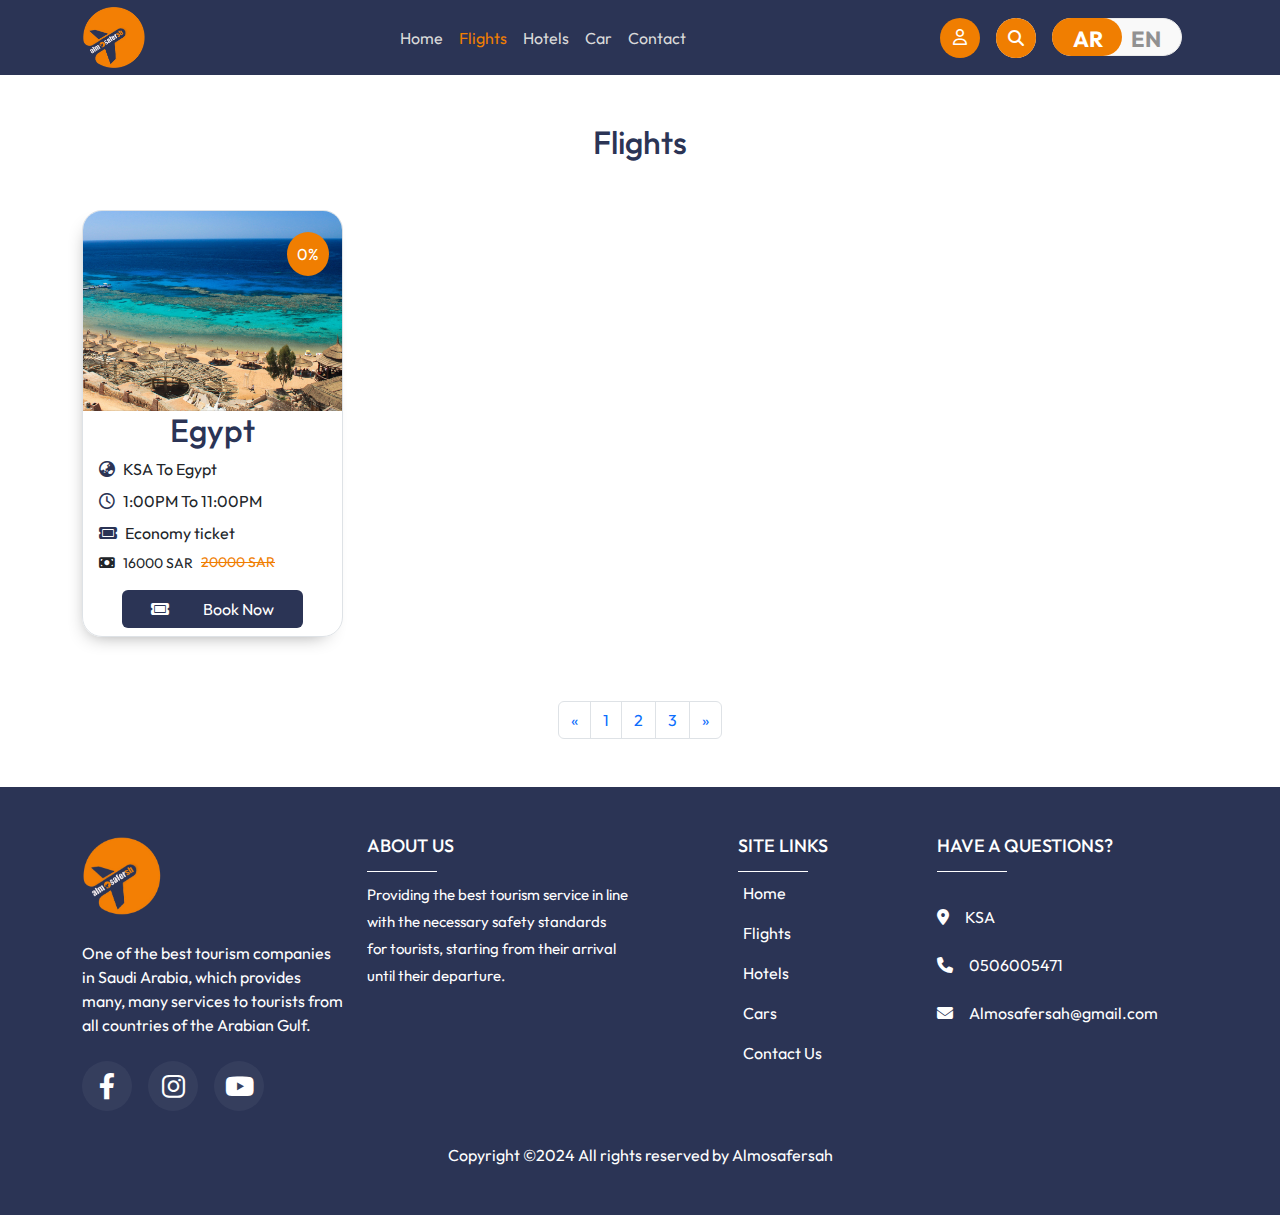
<file: flights/index.html>
<!DOCTYPE html>
<html lang="en">
  <head>
    <meta charset="UTF-8" />
    <meta name="viewport" content="width=device-width, initial-scale=1.0" />
    <link rel="stylesheet" href="../assets/css/normalize.css" />
    <link rel="stylesheet" href="../assets/css/all.min.css" />
    <link rel="stylesheet" href="../assets/css/bootstrap.min.css" />
    <link rel="stylesheet" href="../assets/css/main.css" />
    <link rel="preconnect" href="https://fonts.googleapis.com" />
    <link rel="preconnect" href="https://fonts.gstatic.com" crossorigin />
    <link rel="preconnect" href="https://fonts.googleapis.com" />
    <link rel="preconnect" href="https://fonts.gstatic.com" crossorigin />
    <link
      href="https://fonts.googleapis.com/css2?family=Outfit:wght@100;200;300;400;500;600;700;800;900&family=Roboto:ital,wght@0,100;0,300;0,400;0,500;0,700;0,900;1,100;1,300;1,400;1,500;1,700;1,900&display=swap"
      rel="stylesheet"
    />
    <title>Flights | Almosafersah</title>
  </head>
  <body>
    <!-- Start Navbar -->
    <nav class="navbar navbar-expand-lg p-0">
      <div class="container">
        <a class="navbar-brand" href="#">
          <div class="pic">
            <img
              style="width: 64px"
              src="../img/logo.png"
              alt=""
              class="mw-100"
            />
          </div>
        </a>
        <button
          class="navbar-toggler"
          type="button"
          data-bs-toggle="collapse"
          data-bs-target="#navbarSupportedContent"
          aria-controls="navbarSupportedContent"
          aria-expanded="false"
          aria-label="Toggle navigation"
        >
          <i class="fa-solid fa-bars"></i>
        </button>
        <div class="collapse navbar-collapse gap-3" id="navbarSupportedContent">
          <ul class="navbar-nav m-auto mb-2 mb-lg-0">
            <li class="nav-item">
              <a class="nav-link" aria-current="page" href="../index.html"
                >Home</a
              >
            </li>
            <li class="nav-item">
              <a class="nav-link active" href="../flights/">Flights</a>
            </li>
            <li class="nav-item">
              <a class="nav-link" href="../flights/">Hotels</a>
            </li>
            <li class="nav-item">
              <a class="nav-link" href="../flights/">Car</a>
            </li>
            <li class="nav-item">
              <a class="nav-link" href="../contact/">Contact</a>
            </li>
          </ul>
          <div
            class="buttons d-flex flex-column flex-lg-row gap-3 mb-3 mb-lg-0"
          >
            <a href="./login/" class="btn me-auto rounded-circle">
              <i class="fa-regular fa-user"></i>
            </a>
            <div class="search-box">
              <input
                class="search-txt"
                type="text"
                name=""
                placeholder="Type to Search"
              />
              <a class="search-btn" href="#">
                <i class="fas fa-search"></i>
              </a>
            </div>
            <div class="switch">
              <label class="switch__wrapper">
                <input type="checkbox" />
                <span class="switch__slider"></span>
                <div></div>
              </label>
            </div>
          </div>
        </div>
      </div>
    </nav>
    <!-- End Navbar -->
    <!-- Start book -->
    <div class="book mt-5">
      <div class="container">
        <h2 class="text-center mb-5">Flights</h2>
        <div class="row">
          <div class="col-6 col-lg-3 mb-3">
            <div class="box border position-relative overflow-hidden">
              <div class="seller position-absolute">0%</div>
              <a href="../Details/" class="text-black">
                <div class="pic">
                  <img
                    src="../img/wallpaperflare.com_wallpaper (1).jpg"
                    alt=""
                    class="mw-100 h-100"
                  />
                </div>
              </a>
              <a href="../Details/" class="text-black">
                <h2 class="text-center">Egypt</h2>
              </a>
              <div class="info d-flex flex-column gap-2 py-2">
                <div class="place d-flex align-items-center gap-2 ps-3">
                  <i class="fa-solid fa-earth-asia"></i>
                  <div class="country">
                    <span>KSA</span>
                    To
                    <span>Egypt</span>
                  </div>
                </div>
                <div class="place d-flex align-items-center gap-2 ps-3">
                  <i class="fa-regular fa-clock"></i>
                  <div class="time">
                    <span>1:00PM</span>
                    To
                    <span>11:00PM</span>
                  </div>
                </div>
                <div class="place d-flex align-items-center gap-2 ps-3">
                  <i class="fa-solid fa-ticket"></i>
                  <div class="ticket">Economy ticket</div>
                </div>
                <div class="price d-flex align-items-center gap-2 ps-3">
                  <div class="price">
                    <i class="fa-solid fa-money-bill"></i>
                  </div>
                  <span>16000 SAR</span>
                  <span class="dis">20000 SAR</span>
                </div>
                <div
                  class="btn shop-btn d-flex align-items-center m-auto mt-2 justify-content-around"
                >
                  <i class="fa-solid fa-ticket"></i>
                  Book Now
                </div>
              </div>
            </div>
          </div>
        </div>
        <nav aria-label="Page navigation example">
          <ul class="pagination align-items-center justify-content-center mt-5">
            <li class="page-item">
              <a class="page-link" href="#" aria-label="Previous">
                <span aria-hidden="true">&laquo;</span>
                <span class="sr-only">Previous</span>
              </a>
            </li>
            <li class="page-item"><a class="page-link" href="#">1</a></li>
            <li class="page-item"><a class="page-link" href="#">2</a></li>
            <li class="page-item"><a class="page-link" href="#">3</a></li>
            <li class="page-item">
              <a class="page-link" href="#" aria-label="Next">
                <span aria-hidden="true">&raquo;</span>
                <span class="sr-only">Next</span>
              </a>
            </li>
          </ul>
        </nav>
      </div>
    </div>
    <!-- End book -->
    <!-- Start Footer -->
    <section class="footer py-5 mt-5">
      <div class="container">
        <div class="row">
          <div class="col-lg-3 mb-3">
            <div class="ftco-footer d-flex gap-4 flex-column">
              <div
                style="width: fit-content"
                class="pic d-flex align-items-center justify-content-center"
              >
                <img
                  style="width: 80px"
                  src="../img/logo.png"
                  alt=""
                  class="mw-100"
                />
              </div>
              <p class="text-white">
                One of the best tourism companies in Saudi Arabia, which
                provides many, many services to tourists from all countries of
                the Arabian Gulf.
              </p>
              <ul class="social-icons d-flex gap-3">
                <a
                  target="_blank"
                  href="#"
                  class="d-flex align-items-center justify-content-center social-icon"
                >
                  <i class="fa-brands fa-facebook-f"></i>
                </a>
                <a
                  target="_blank"
                  href="#"
                  class="d-flex align-items-center justify-content-center social-icon"
                >
                  <i class="fa-brands fa-instagram"></i>
                </a>
                <a
                  target="_blank"
                  href="#"
                  class="d-flex align-items-center justify-content-center social-icon"
                >
                  <i class="fa-brands fa-youtube"></i>
                </a>
              </ul>
            </div>
          </div>
          <div class="col-lg-3 wd-35 mb-3">
            <div class="ftco-footer d-flex flex-column gap-4">
              <h2 class="text-white text-uppercase">About Us</h2>
              <div
                id="small-box"
                class="small-box d-flex justify-content-center align-items-center gap-2"
              >
                <div style="flex: 1" class="cont d-flex flex-column gap-1">
                  <p
                    style="font-size: 15px; line-height: 1.8"
                    class="text-white"
                  >
                    Providing the best tourism service in line with the
                    necessary safety standards for tourists, starting from their
                    arrival until their departure.
                  </p>
                </div>
              </div>
            </div>
          </div>
          <div class="col-lg-3 wd-10 mb-3">
            <div
              class="ftco-footer d-flex gap-4 flex-column align-items-center"
            >
              <h2 class="text-white text-uppercase">Site links</h2>
              <ul class="d-flex flex-column gap-3">
                <li>
                  <a href="../index.html" class="site-link"> Home </a>
                </li>
                <li>
                  <a href="./flights/" class="site-link">Flights</a>
                </li>
                <li>
                  <a href="./flights/" class="site-link"> Hotels</a>
                </li>
                <li>
                  <a href="../flights/" class="site-link"> Cars </a>
                </li>
                <li>
                  <a href="../contact/" class="site-link">Contact Us</a>
                </li>
              </ul>
            </div>
          </div>
          <div class="col-lg-3">
            <div class="ftco-footer">
              <h2 class="text-white text-uppercase">HAVE A QUESTIONS?</h2>
              <div class="info pt-5 d-flex flex-column gap-4">
                <div
                  class="info-one d-flex align-items-center gap-3 text-white"
                >
                  <i class="fa-solid fa-location-dot"></i>
                  <p>KSA</p>
                </div>
                <div
                  class="info-one d-flex align-items-center gap-3 text-white"
                >
                  <i class="fa-solid fa-phone"></i>
                  <p>0506005471</p>
                </div>
                <div
                  class="info-one d-flex align-items-center gap-3 text-white"
                >
                  <i class="fa-solid fa-envelope"></i>
                  <p>Almosafersah@gmail.com</p>
                </div>
              </div>
            </div>
          </div>
        </div>
        <div class="copyright text-white">
          <p class="text-center">
            Copyright ©2024 All rights reserved by Almosafersah
          </p>
        </div>
      </div>
    </section>
    <!-- End Footer -->
    <script src="../assets/js/bootstrap.bundle.min.js"></script>
    <script src="../assets/js/main.js"></script>
  </body>
</html>
</file>
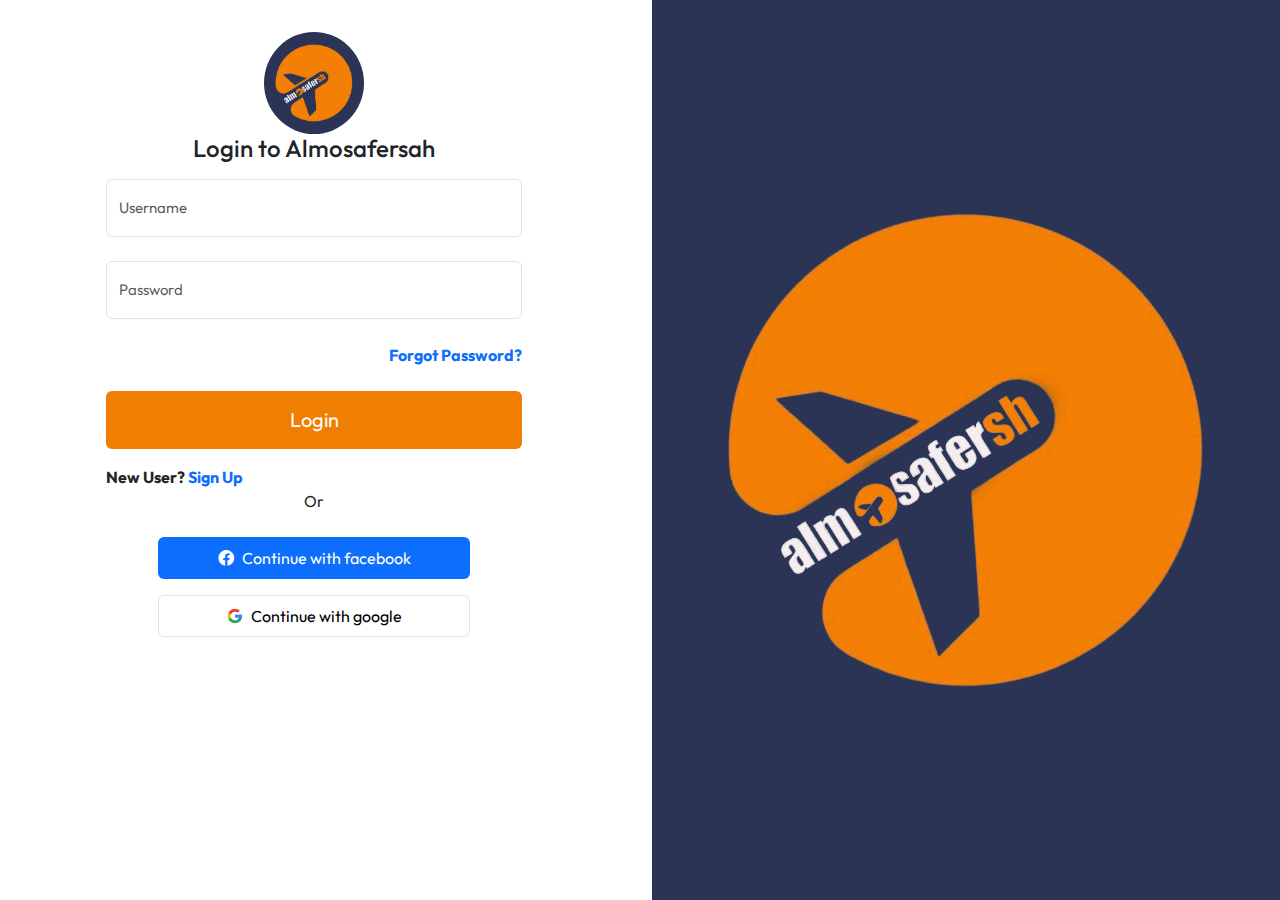
<file: login/index.html>
<!DOCTYPE html>
<html lang="en">
  <head>
    <meta charset="UTF-8" />
    <meta name="viewport" content="width=device-width, initial-scale=1.0" />
    <link rel="stylesheet" href="../assets/css/normalize.css" />
    <link rel="stylesheet" href="../assets/css/all.min.css" />
    <link rel="stylesheet" href="../assets/css/bootstrap.min.css" />
    <link rel="stylesheet" href="../assets/css/main.css" />
    <link rel="preconnect" href="https://fonts.googleapis.com" />
    <link rel="preconnect" href="https://fonts.gstatic.com" crossorigin />
    <link rel="preconnect" href="https://fonts.googleapis.com" />
    <link rel="preconnect" href="https://fonts.gstatic.com" crossorigin />
    <link
      href="https://fonts.googleapis.com/css2?family=Outfit:wght@100;200;300;400;500;600;700;800;900&family=Roboto:ital,wght@0,100;0,300;0,400;0,500;0,700;0,900;1,100;1,300;1,400;1,500;1,700;1,900&display=swap"
      rel="stylesheet"
    />
    <title>Login | Almosafersah</title>
  </head>
  <body>
    <div class="login overflow-hidden">
      <div class="row">
        <div class="col-lg-6">
          <div class="form-container pt-3">
            <div class="container">
              <form action="/" class="contact-form pt-3">
                <div class="sm-pic m-auto">
                  <img src="../img/logo.png" alt="" class="mw-100" />
                </div>
                <h4 class="text-center mb-3">Login to Almosafersah</h4>
                <input
                  id="username"
                  class="form-control rounded"
                  type="text"
                  placeholder="Username"
                  required=""
                /><br />
                <input
                  class="form-control rounded"
                  type="password"
                  placeholder="Password"
                  name=""
                  id="password"
                  required=""
                /><br />
                <a
                  href="../reset-password/"
                  class="d-flex align-items-center justify-content-end fw-bold new"
                  >Forgot Password?</a
                >
                <br />
                <input
                  id="contactButton"
                  class="btn mb-3 text-white w-100 fs-5 rounded"
                  type="submit"
                  value="Login"
                />
                <br />
                <span class="fw-bold"
                  >New User? <a href="../signup/" class="new">Sign Up</a></span
                >
                <br />
                <span class="d-flex align-items-center justify-content-center"
                  >Or</span
                >
                <br />
                <div
                  class="buttons d-flex align-items-center flex-column gap-3"
                >
                  <a
                    class="facebook py-2 btn w-75 bg-primary d-flex align-items-center justify-content-center gap-2"
                  >
                    <i class="fa-brands fa-facebook"></i>
                    <span>Continue with facebook</span>
                  </a>
                  <a
                    class="google py-2 btn w-75 bg-white border text-black d-flex align-items-center justify-content-center gap-2"
                  >
                    <img
                      width="16"
                      src="../img/google-icon.svg"
                      alt=""
                      class="mw-100"
                    />
                    <span>Continue with google</span>
                  </a>
                </div>
              </form>
            </div>
          </div>
        </div>
        <div class="col-lg-6">
          <div class="pic d-flex align-items-center justify-content-center">
            <img src="../img/logo.png" alt="" class="mw-100" />
          </div>
        </div>
      </div>
    </div>
  </body>
</html>
</file>
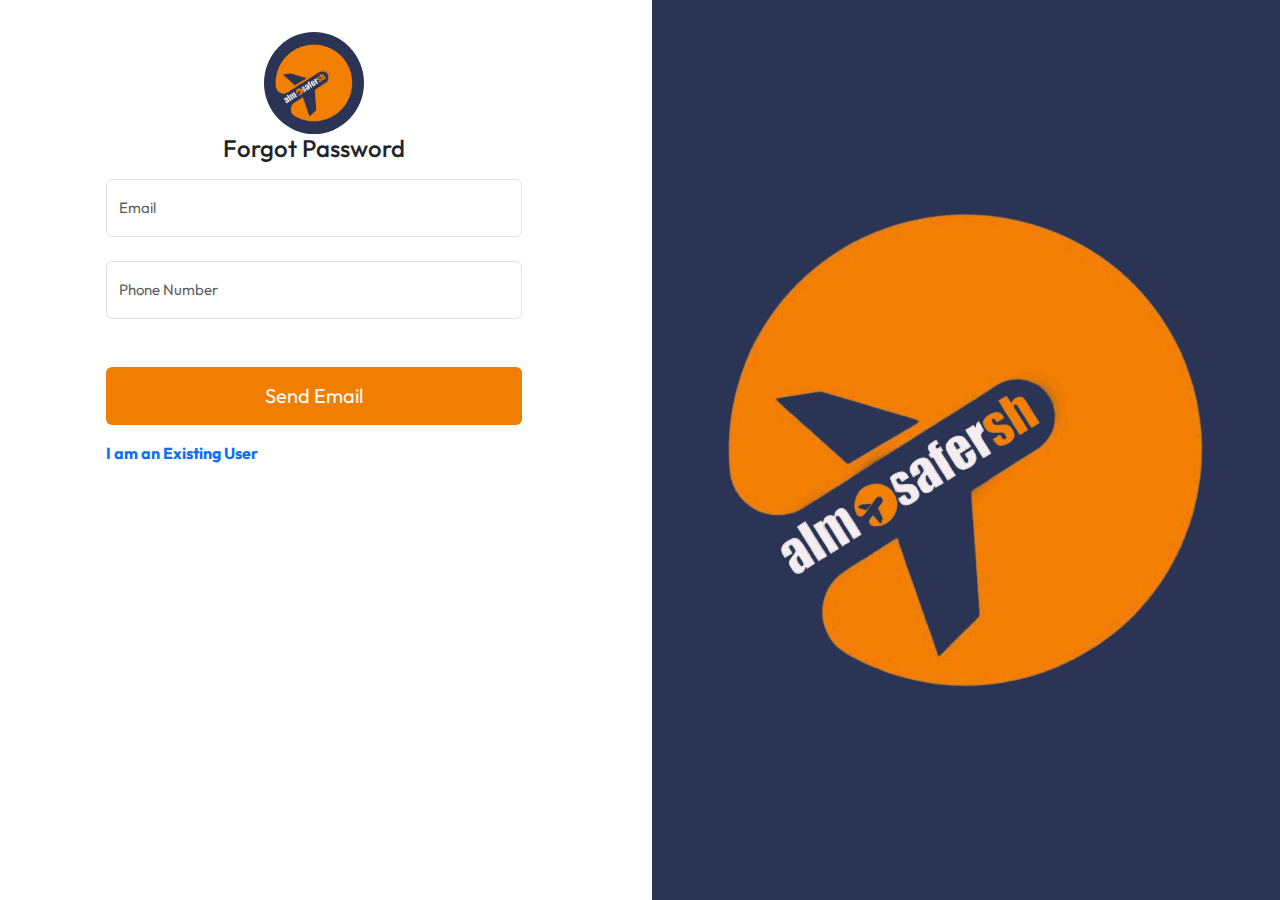
<file: reset-password/index.html>
<!DOCTYPE html>
<html lang="en">
  <head>
    <meta charset="UTF-8" />
    <meta name="viewport" content="width=device-width, initial-scale=1.0" />
    <link rel="stylesheet" href="../assets/css/normalize.css" />
    <link rel="stylesheet" href="../assets/css/all.min.css" />
    <link rel="stylesheet" href="../assets/css/bootstrap.min.css" />
    <link rel="stylesheet" href="../assets/css/main.css" />
    <link rel="preconnect" href="https://fonts.googleapis.com" />
    <link rel="preconnect" href="https://fonts.gstatic.com" crossorigin />
    <link rel="preconnect" href="https://fonts.googleapis.com" />
    <link rel="preconnect" href="https://fonts.gstatic.com" crossorigin />
    <link
      href="https://fonts.googleapis.com/css2?family=Outfit:wght@100;200;300;400;500;600;700;800;900&family=Roboto:ital,wght@0,100;0,300;0,400;0,500;0,700;0,900;1,100;1,300;1,400;1,500;1,700;1,900&display=swap"
      rel="stylesheet"
    />
    <title>Signup | Almosafersah</title>
  </head>
  <body>
    <div class="login overflow-hidden">
      <div class="row">
        <div class="col-lg-6">
          <div class="form-container pt-3 pb-5">
            <div class="container">
              <form action="/" class="contact-form pt-3">
                <div class="sm-pic m-auto">
                  <img src="../img/logo.png" alt="" class="mw-100" />
                </div>
                <h4 class="text-center mb-3">Forgot Password</h4>
                <input
                  id="email"
                  class="form-control rounded"
                  type="text"
                  placeholder="Email"
                  required=""
                /><br />
                <input
                  id="phone-number"
                  class="form-control rounded"
                  type="tel"
                  placeholder="Phone Number"
                  required=""
                /><br />
                <!-- <a
                  href="#"
                  class="d-flex align-items-center justify-content-end fw-bold new"
                  >Forgot Password?</a
                > -->
                <br />
                <input
                  id="contactButton"
                  class="btn mb-3 text-white w-100 fs-5 rounded"
                  type="submit"
                  value="Send Email"
                />
                <br />
                <span class="fw-bold"
                  ><a href="../login/" class="new"
                    >I am an Existing User</a
                  ></span
                >
                <!-- <br />
                <span class="d-flex align-items-center justify-content-center"
                  >Or</span
                >
                <br /> -->
                <!-- <div
                  class="buttons d-flex align-items-center flex-column gap-3"
                >
                  <a
                    class="facebook py-2 btn w-75 bg-primary d-flex align-items-center justify-content-center gap-2"
                  >
                    <i class="fa-brands fa-facebook"></i>
                    <span>Signup with facebook</span>
                  </a>
                  <a
                    class="google py-2 btn w-75 bg-white border text-black d-flex align-items-center justify-content-center gap-2"
                  >
                    <img
                      width="16"
                      src="../img/google-icon.svg"
                      alt=""
                      class="mw-100"
                    />
                    <span>Signup with facebook</span>
                  </a>
                </div> -->
              </form>
            </div>
          </div>
        </div>
        <div class="col-lg-6">
          <div class="pic d-flex align-items-center justify-content-center">
            <img src="../img/logo.png" alt="" class="mw-100" />
          </div>
        </div>
      </div>
    </div>
  </body>
</html>
</file>
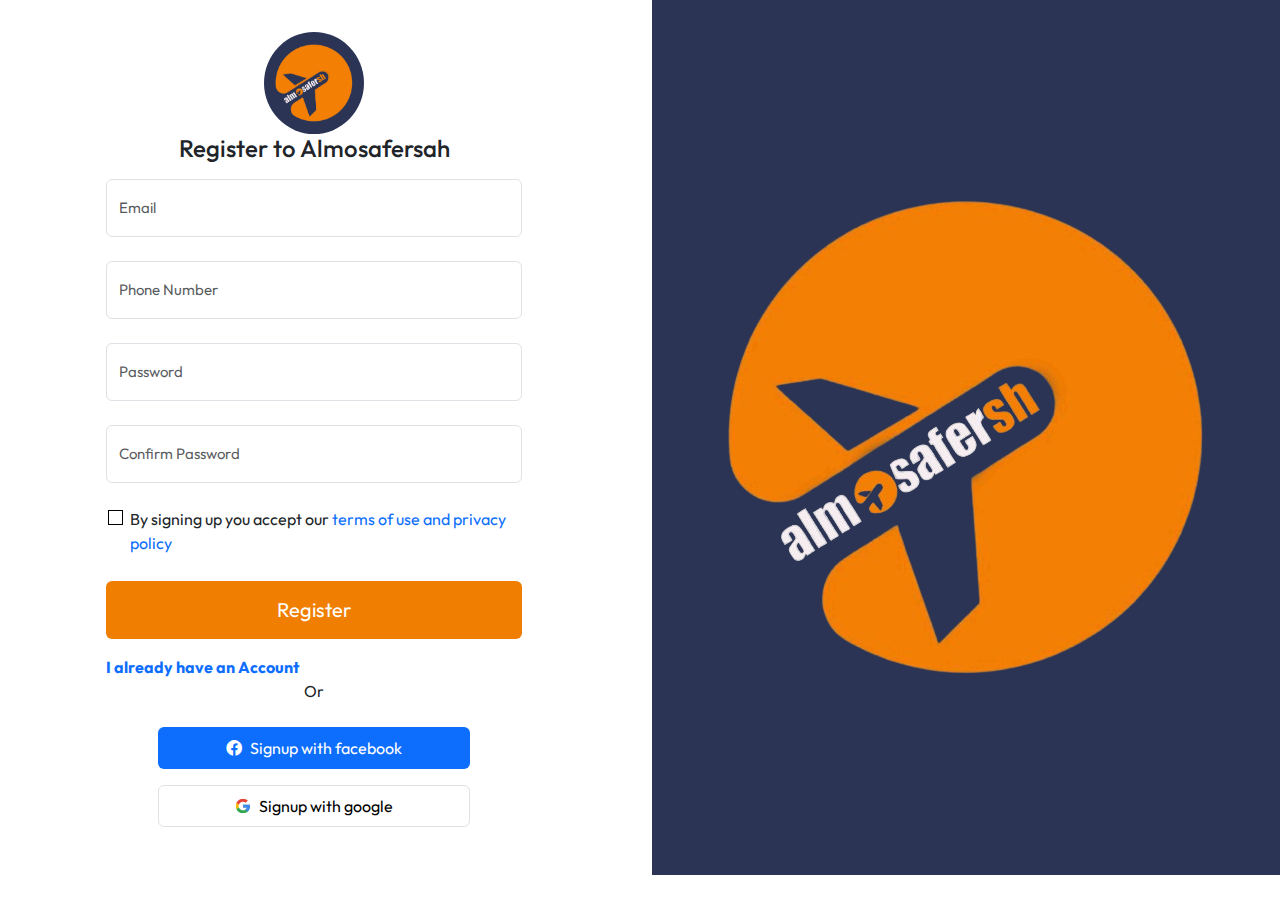
<file: signup/index.html>
<!DOCTYPE html>
<html lang="en">
  <head>
    <meta charset="UTF-8" />
    <meta name="viewport" content="width=device-width, initial-scale=1.0" />
    <link rel="stylesheet" href="../assets/css/normalize.css" />
    <link rel="stylesheet" href="../assets/css/all.min.css" />
    <link rel="stylesheet" href="../assets/css/bootstrap.min.css" />
    <link rel="stylesheet" href="../assets/css/main.css" />
    <link rel="preconnect" href="https://fonts.googleapis.com" />
    <link rel="preconnect" href="https://fonts.gstatic.com" crossorigin />
    <link rel="preconnect" href="https://fonts.googleapis.com" />
    <link rel="preconnect" href="https://fonts.gstatic.com" crossorigin />
    <link
      href="https://fonts.googleapis.com/css2?family=Outfit:wght@100;200;300;400;500;600;700;800;900&family=Roboto:ital,wght@0,100;0,300;0,400;0,500;0,700;0,900;1,100;1,300;1,400;1,500;1,700;1,900&display=swap"
      rel="stylesheet"
    />
    <title>Signup | Almosafersah</title>
  </head>
  <body>
    <div class="login overflow-hidden">
      <div class="row">
        <div class="col-lg-6">
          <div class="form-container pt-3 pb-5">
            <div class="container">
              <form action="/" class="contact-form pt-3">
                <div class="sm-pic m-auto">
                  <img src="../img/logo.png" alt="" class="mw-100" />
                </div>
                <h4 class="text-center mb-3">Register to Almosafersah</h4>
                <input
                  id="email"
                  class="form-control rounded"
                  type="text"
                  placeholder="Email"
                  required=""
                /><br />
                <input
                  id="phone-number"
                  class="form-control rounded"
                  type="tel"
                  placeholder="Phone Number"
                  required=""
                /><br />
                <input
                  class="form-control rounded"
                  type="password"
                  placeholder="Password"
                  name=""
                  id="password"
                  required=""
                /><br />
                <input
                  class="form-control rounded"
                  type="password"
                  placeholder="Confirm Password"
                  name=""
                  id="confirm-password"
                  required=""
                /><br />
                <!-- <a
                  href="#"
                  class="d-flex align-items-center justify-content-end fw-bold new"
                  >Forgot Password?</a
                > -->
                <div class="form-check">
                  <input
                    class="form-check-input radio-ch border border-black"
                    type="checkbox"
                    value=""
                    id="flexCheckDefault"
                    style="height: 15px !important"
                  />
                  <label class="form-check-label" for="flexCheckDefault">
                    By signing up you accept our
                    <a href="#" class="text-primary"
                      >terms of use and privacy policy</a
                    >
                  </label>
                </div>
                <br />
                <input
                  id="contactButton"
                  class="btn mb-3 text-white w-100 fs-5 rounded"
                  type="submit"
                  value="Register"
                />
                <br />
                <span class="fw-bold"
                  ><a href="../login/" class="new"
                    >I already have an Account</a
                  ></span
                >
                <br />
                <span class="d-flex align-items-center justify-content-center"
                  >Or</span
                >
                <br />
                <div
                  class="buttons d-flex align-items-center flex-column gap-3"
                >
                  <a
                    class="facebook py-2 btn w-75 bg-primary d-flex align-items-center justify-content-center gap-2"
                  >
                    <i class="fa-brands fa-facebook"></i>
                    <span>Signup with facebook</span>
                  </a>
                  <a
                    class="google py-2 btn w-75 bg-white border text-black d-flex align-items-center justify-content-center gap-2"
                  >
                    <img
                      width="16"
                      src="../img/google-icon.svg"
                      alt=""
                      class="mw-100"
                    />
                    <span>Signup with google</span>
                  </a>
                </div>
              </form>
            </div>
          </div>
        </div>
        <div class="col-lg-6">
          <div
            class="pic pic-sign d-flex align-items-center justify-content-center"
          >
            <img src="../img/logo.png" alt="" class="mw-100" />
          </div>
        </div>
      </div>
    </div>
  </body>
</html>
</file>
<file: assets/css/main-ar.css>
:root {
  --main-color: #f07e01;
  --second-color: #2b3455;
  --third-color: #dadada;
  --fourth-color: #ffffff;
  --main-radius: 20px;
}
* {
  -webkit-box-sizing: border-box;
  -moz-box-sizing: border-box;
  box-sizing: border-box;
  padding: 0;
  margin: 0;
}
body {
  direction: rtl;
  font-family: "Outfit", sans-serif;
}
h1,
h2,
h3,
h4,
h5,
h6,
p {
  margin: 0;
}
h2,
h3 {
  color: var(--second-color);
}
a {
  text-decoration: none;
}
.top {
  color: var(--main-color);
}
.shop-btn {
  background-color: var(--second-color);
  color: white;
  width: 70%;
}
.shop-btn:hover {
  background-color: var(--main-color);
  color: white;
}
article {
  display: none;
}
article.on {
  display: block;
}
.checks {
  border: 1px solid black !important;
}
.checks:focus {
  border: 1px solid #b4b3b3 !important;
}
/* Start Navbar */
.navbar {
  background-color: var(--second-color);
}
.navbar .nav-link {
  color: var(--third-color);
}
.navbar .nav-link:hover {
  color: var(--main-color);
}
.navbar-nav .nav-link.active {
  color: var(--main-color);
}
.buttons a {
  background-color: var(--main-color);
  color: var(--fourth-color);
  /* border-radius: 50%; */
}
.buttons a:hover {
  background-color: var(--main-color);
  color: white;
}
/* Search Bar */
.search-box {
  background: white;
  border-radius: 40px;
}
.search-btn {
  color: #4097ff;
  float: right;
  width: 40px;
  height: 40px;
  border-radius: 50%;
  background: #2f3640;
  display: flex;
  justify-content: center;
  align-items: center;
  text-decoration: none;
  transition: 0.4s;
}
.search-txt {
  border: none;
  background: none;
  outline: none;
  float: left;
  padding: 0;
  color: black;
  font-size: 16px;
  transition: 0.4s;
  line-height: 40px;
  width: 0px;
}
.search-box:hover > .search-txt {
  width: 240px;
  padding: 0 6px;
}
.search-box:hover > .search-btn {
  background: white;
  color: var(--first-color);
}
/* Switch btn */
.switch {
  display: flex;
  justify-content: center;
}
.switch__wrapper {
  position: relative;
  display: inline-block;
  width: 130px;
  height: 38px;
  background: #f9f9f9;
  border: 1px solid #ebebeb;
  box-sizing: border-box;
  border-radius: 28px;
  margin: 0px 1em 0px 0px;
}
.switch__wrapper input {
  display: none;
}
.switch__wrapper input:checked + .switch__slider:before {
  transform: translateX(60px);
}
.switch__wrapper input:checked ~ div:after {
  color: #ffffff;
  transition: color 0.3s ease 0s;
}
.switch__wrapper input:checked ~ div:before {
  color: #919191;
  transition: color 0.3s ease 0s;
}
.switch div::before {
  content: "AR";
  position: relative;
  z-index: 5;
  font-weight: 700;
  font-size: 22px;
  color: #ffffff;
  bottom: -4px;
  left: 20px;
  cursor: pointer;
  transition: color 0.3s ease 0s;
}
.switch div::after {
  content: "EN";
  position: relative;
  z-index: 5;
  font-weight: 700;
  font-size: 22px;
  color: #919191;
  bottom: -4px;
  left: 48px;
  cursor: pointer;
  transition: color 0.3s ease 0s;
}
.switch__slider {
  position: absolute;
  cursor: pointer;
  top: 0;
  left: 0;
  right: 0;
  bottom: 0;
  transition: 0.4s;
  border-radius: 34px;
}
.switch__slider::before {
  position: absolute;
  content: "";
  width: 70px;
  height: 38px;
  left: -1px;
  bottom: -1px;
  background-color: var(--main-color);
  transition: all 0.4s ease 0s;
  border-radius: 28px;
}
.navbar-toggler {
  border: 2px solid white !important;
}
.navbar-toggler:focus {
  border: 2px solid white !important;
  box-shadow: unset !important;
}
.navbar-toggler i {
  color: white;
}
/* End Navbar */
/* Start Carousel */
.carousel-item img {
  height: 80vh;
}
@media (max-width: 768px) {
  .carousel-item img {
    height: 50vh;
  }
}
/* End Carousel */
/* Start Explore */
.explore {
  width: 85%;
  margin: auto;
  margin-top: -80px;
  background-color: white;
  position: relative;
  z-index: 999;
  webkit-box-shadow: -5px 9px 19px -12px #00000073;
  -moz-box-shadow: -5px 9px 19px -12px #00000073;
  box-shadow: -5px 9px 19px -12px #00000073;
  border-radius: var(--main-radius);
}
@media (max-width: 992px) {
  .explore {
    width: 80%;
    margin-top: 1rem;
  }
  .explore .shop-btn {
    margin-top: 1rem;
  }
  .inputs {
    align-items: flex-start !important;
  }
  .explore form .row {
    gap: 1rem !important;
  }
}
@media (max-width: 768px) {
  .explore {
    width: 95%;
    margin-top: 1rem;
  }
  .inputs {
    flex-direction: column !important;
    align-items: flex-start !important;
  }
}
.nav-tabs .nav-link {
  color: var(--second-color);
}
.nav-tabs .nav-link.active {
  color: var(--main-color) !important;
  background-color: var(--second-color) !important;
}
.explore .article-one i {
  font-size: 25px;
  color: var(--main-color);
}
.explore .article-one input,
.explore .article-one select {
  border: none;
}
.explore .article-one input::placeholder {
  color: var(--second-color);
  font-weight: bold;
}
.explore .article-one input:focus,
.explore .article-one select:focus {
  border: none;
  box-shadow: none;
  border-bottom: 1px solid var(--main-color);
  border-radius: 5px;
}
.explore .article-one label {
  font-size: 14px;
}
.explore .one-plus {
  opacity: 0;
}
.explore .active-one {
  opacity: 1;
}
/* End Explore */
/* Start Summary */
.summary {
  margin-top: 5rem !important;
}
.summary h3 {
  font-size: 3rem;
}
.summary h1 {
  margin-bottom: 6rem;
}
@media (max-width: 992px) {
  .summary {
    margin-top: 3rem !important;
  }
  .summary h1 {
    margin-bottom: 3rem;
  }
}
@media (max-width: 768px) {
  .summary .photos {
    flex-direction: column;
  }
}
.summary .photos .pic {
  flex-basis: 50%;
  position: relative;
  cursor: pointer;
}
.summary .photos .pic .content {
  position: absolute;
  z-index: 999;
  color: white;
  top: 50%;
  left: 50%;
  transform: translate(-50%, -50%);
  text-align: center;
  width: 80%;
}
@media (max-width: 992px) {
  .summary .photos .pic .content {
    width: 95%;
  }
}
@media (max-width: 768px) {
  .summary .photos .pic .content {
    width: 100%;
  }
}
.summary .photos .pic .content span {
  color: white;
}
.summary .photos .m-up img {
  margin-top: -50px;
}
@media (max-width: 768px) {
  .summary .photos .m-up img {
    margin-top: unset;
  }
}
.summary .photos .pic::before {
  content: "";
  position: absolute;
  width: 100%;
  height: 100%;
  left: 0;
  top: 0;
  background-color: #00000091;
  transition: 0.3s;
}
.summary .photos .pic:hover::before {
  background-color: unset;
}
.summary .photos .m-up::before {
  margin-top: -50px;
}
.summary .photos .m-up .content {
  top: 25%;
}
@media (max-width: 992px) {
  .summary .photos .m-up .content {
    top: 25%;
  }
}
@media (max-width: 768px) {
  .summary .photos .m-up .content {
    top: 50%;
  }
  .summary .photos .m-up::before {
    margin-top: unset;
  }
}
/* End Summary */
/* Start services */
.services .box {
  transition: 0.3s;
  cursor: pointer;
  -webkit-box-shadow: rgba(0, 0, 0, 0.1) 0px 20px 25px -5px,
    rgba(0, 0, 0, 0.04) 0px 10px 10px -5px;
  -moz-box-shadow: rgba(0, 0, 0, 0.1) 0px 20px 25px -5px,
    rgba(0, 0, 0, 0.04) 0px 10px 10px -5px;
  box-shadow: rgba(0, 0, 0, 0.1) 0px 20px 25px -5px,
    rgba(0, 0, 0, 0.04) 0px 10px 10px -5px;
  height: 425px;
}
.services .box:hover {
  scale: 1.1;
}
@media (max-width: 768px) {
  .services .box:hover {
    scale: 0.9;
  }
}
/* End services */
/* Start Login */
.login .pic {
  background-color: var(--second-color);
  height: 100vh;
}
.login .pic-sign {
  height: 100% !important;
}
@media (max-width: 992px) {
  .login .pic {
    display: none !important;
  }
}
.login .sm-pic {
  width: 100px;
  background-color: var(--second-color);
  padding: 10px;
  border-radius: 50%;
}
.form-container {
  width: 70%;
  margin: auto;
}
@media (max-width: 768px) {
  .form-container {
    width: 90%;
  }
}
.form-container form input:not(:last-child) {
  height: 58px;
  color: #000 !important;
  font-size: 18px;
  border-radius: 0px;
  outline: none !important;
  font-size: 15px;
  box-shadow: -1px 1px 2px 0px rgb(0 0 0 / 8%);
  -webkit-box-shadow: -1px 1px 2px 0px rgb(0 0 0 / 8%);
}
.form-container .radio-ch {
  height: 16px !important;
}
.form-container form textarea {
  background: #fff !important;
  color: #000 !important;
  font-size: 18px;
  border-radius: 0px;
  -webkit-box-shadow: none !important;
  box-shadow: none !important;
  outline: none !important;
  -webkit-box-shadow: none !important;
  box-shadow: none !important;
  font-size: 15px;
}
.form-container form input:focus,
.form-container form textarea:focus {
  border-color: black;
  outline: none;
  box-shadow: 0 1px 0 -1px var(--first-color);
}
.form-container .pic img {
  height: 588px;
  object-fit: cover;
}
.form-container #contactButton {
  background-color: var(--main-color) !important;
  color: white !important;
}
@media (max-width: 992px) {
  .form-container .pic img {
    display: none;
  }
}
.form-container .facebook:focus,
.form-container .facebook:focus-visible,
.form-container .facebook:active {
  color: white;
}
.form-container .new {
  text-decoration: none;
}
.form-container .new:hover {
  text-decoration: underline;
}
/* End Login */
/* Start Contact */
/* Start Form */
.contact-info form input:not(:last-child),
.form-container form input:not(:last-child) {
  height: 58px !important;
  /* background: #fff !important; */
  color: #000 !important;
  font-size: 18px;
  border-radius: 0px;
  -webkit-box-shadow: none !important;
  box-shadow: none !important;
  outline: none !important;
  -webkit-box-shadow: none !important;
  box-shadow: none !important;
  font-size: 15px;
}
.contact-info form textarea,
.form-container form textarea {
  background: #fff !important;
  color: #000 !important;
  font-size: 18px;
  border-radius: 0px;
  -webkit-box-shadow: none !important;
  box-shadow: none !important;
  outline: none !important;
  -webkit-box-shadow: none !important;
  box-shadow: none !important;
  font-size: 15px;
}
.contact-info form input:focus,
.contact-info form textarea:focus,
.form-container form input:focus,
.form-container form textarea:focus {
  border-color: var(--second-color);
  outline: none;
  box-shadow: 0 1px 0 -1px var(--first-color);
}
.contact-info .pic img,
.form-container .pic img {
  height: 400px;
  object-fit: cover;
}
.contact-info .info,
.form-container .info {
  width: 100%;
  margin: auto;
  font-size: 1.2rem;
  color: var(--second-color);
}
@media (max-width: 992px) {
  .contact-info .info,
  .form-container .info {
    margin: unset !important;
    font-size: 14px;
  }
  .contact-info .pic img,
  .form-container .pic img {
    display: none;
  }
}
#contactButton {
  background-color: var(--main-color);
  color: white;
}
/* End Form */
/* End Contact */
/* Start Book */
.book .box,
.all-trips .box {
  webkit-box-shadow: -5px 9px 19px -12px #00000073;
  -moz-box-shadow: -5px 9px 19px -12px #00000073;
  box-shadow: -5px 9px 19px -12px #00000073;
  border-radius: var(--main-radius);
}
.all-trips {
  padding-bottom: 2rem;
}
.swiper-pagination-bullet {
  background-color: var(--main-color);
}
.all-trips .swiper-button-prev,
.all-trips .swiper-button-next {
  background-color: var(--main-color);
  color: white;
  width: 25px;
  height: 25px;
  border-radius: 50%;
  padding: 20px;
}
.all-trips .swiper-button-prev::after,
.all-trips .swiper-button-next::after {
  font-size: 20px;
}
.seller {
  top: 5%;
  right: 5%;
  background-color: var(--main-color);
  color: white;
  border-radius: 50%;
  padding: 10px;
}
.book .box .price,
.all-trips .box .price {
  font-size: 14px;
}
.book .box .price .dis,
.all-trips .box .price .dis {
  text-decoration: line-through;
  color: var(--main-color);
  margin-top: -3px;
}
.book .box .pic,
.all-trips .box .pic {
  height: 250px;
}
.book .box .pic img,
.all-trips .box .pic img {
  width: 100%;
  height: 180px;
  object-fit: cover;
}
.all-trips .box .pic {
  height: 180px;
}
.all-trips .seller {
  padding: 8px;
  font-size: 14px;
}
/* End Book */
/* Start Details */
.card-wrapper {
  max-width: 1100px;
  margin: 0 auto;
}
.card-wrapper img {
  width: 100%;
  display: block;
}
.swiper {
  width: 100%;
  height: 100%;
}

.swiper-slide {
  text-align: center;
  font-size: 18px;
  background: #fff;
  display: flex;
  justify-content: center;
  align-items: center;
}

.swiper-slide img {
  display: block;
  width: 100%;
  height: 100%;
  object-fit: cover;
}

.swiper {
  margin-left: auto;
  margin-right: auto;
}
.product-content {
  padding: 2rem 1rem;
}
.product-title {
  font-size: 3rem;
  text-transform: capitalize;
  font-weight: 700;
  position: relative;
  color: #12263a;
  margin: 1rem 0;
}
.product-title::after {
  content: "";
  position: absolute;
  left: 0;
  bottom: 0;
  height: 4px;
  width: 80px;
  background: #12263a;
}
.product-link {
  text-decoration: none;
  text-transform: uppercase;
  font-weight: 400;
  font-size: 0.9rem;
  display: inline-block;
  margin-bottom: 0.5rem;
  background: #256eff;
  color: #fff;
  padding: 0 0.3rem;
  transition: all 0.5s ease;
}
.product-link:hover {
  opacity: 0.9;
}
.product-rating {
  color: #ffc107;
}
.product-rating span {
  font-weight: 600;
  color: #252525;
}
.product-price {
  margin: 1rem 0;
  font-size: 1rem;
  font-weight: 700;
}
.product-price span {
  font-weight: 400;
}
.last-price span {
  color: #f64749;
  text-decoration: line-through;
}
.new-price span {
  color: #256eff;
}
.product-detail h2 {
  text-transform: capitalize;
  color: #12263a;
  padding-bottom: 0.6rem;
}
.product-detail p {
  font-size: 0.9rem;
  padding: 0.3rem;
  opacity: 0.8;
}
.product-detail ul {
  margin: 1rem 0;
  font-size: 0.9rem;
  padding: 0;
}
.product-detail ul li {
  margin: 0;
  list-style: none;
  margin: 0.4rem 0;
  font-weight: 600;
  opacity: 0.9;
  display: flex;
  gap: 10px;
}
.product-detail ul li span {
  font-weight: 400;
}
.product-detail ul li i {
  background-color: black;
  color: white;
  padding: 5px;
  border-radius: 50%;
}
.purchase-info {
  margin: 1.5rem 0;
}
.purchase-info input,
.purchase-info .btn {
  border: 1.5px solid #ddd;
  border-radius: 25px;
  text-align: center;
  padding: 0.45rem 0.8rem;
  outline: 0;
  margin-right: 0.2rem;
}
.purchase-info input {
  width: 60px;
}
.purchase-info .btn {
  cursor: pointer;
  color: #fff;
}
.purchase-info .btn:last-of-type {
  background: #f64749;
}
.purchase-info .btn:hover {
  opacity: 0.9;
}
.social-links {
  display: flex;
  align-items: center;
}
.social-links a {
  display: flex;
  align-items: center;
  justify-content: center;
  width: 32px;
  height: 32px;
  color: #000;
  border: 1px solid #000;
  margin: 0 0.2rem;
  border-radius: 50%;
  text-decoration: none;
  font-size: 0.8rem;
  transition: all 0.5s ease;
}
.social-links a:hover {
  background: #000;
  border-color: transparent;
  color: #fff;
}

@media screen and (min-width: 992px) {
  .cards {
    display: grid;
    grid-template-columns: repeat(2, 1fr);
    grid-gap: 1.5rem;
  }
  .card-wrapper {
    display: flex;
    justify-content: center;
    align-items: center;
  }
  .product-imgs {
    display: flex;
    flex-direction: column;
    justify-content: center;
  }
  .product-content {
    padding-top: 0;
  }
}
.cards .swiper-button-next,
.cards .swiper-button-prev {
  display: none;
}
.cards .pic {
  border-radius: var(--main-radius);
  overflow: hidden;
}
/* End Details */
/* Start Footer */
.footer {
  background-color: var(--second-color);
}
.footer h2 {
  position: relative;
  font-size: 18px;
}
.footer h2::after {
  position: absolute;
  bottom: -15px;
  right: 0;
  content: "";
  width: 70px;
  height: 1px;
  background: #fff;
}
@media (max-width: 992px) {
  .footer .ftco-footer {
    align-items: unset !important;
  }
}
.footer .social-icon {
  height: 50px;
  width: 50px;
  display: block;
  float: left;
  background: rgba(255, 255, 255, 0.05);
  border-radius: 50%;
  position: relative;
  color: white;
  font-size: 26px;
}
.footer a:hover {
  color: white;
  background-color: var(--main-color);
}
.footer ul {
  padding: 0;
  list-style: none;
}
.footer ul .site-link {
  color: white;
}
.footer ul .site-link:hover {
  background-color: unset;
  color: var(--main-color);
}
@media (max-width: 992px) {
  .footer .copyright {
    padding-top: 2rem;
  }
}
/* End Footer */
</file>
<file: assets/css/main.css>
:root {
  --main-color: #f07e01;
  --second-color: #2b3455;
  --third-color: #dadada;
  --fourth-color: #ffffff;
  --main-radius: 20px;
}
* {
  -webkit-box-sizing: border-box;
  -moz-box-sizing: border-box;
  box-sizing: border-box;
  padding: 0;
  margin: 0;
}
body {
  font-family: "Outfit", sans-serif;
}
h1,
h2,
h3,
h4,
h5,
h6,
p {
  margin: 0;
}
h2,
h3 {
  color: var(--second-color);
}
a {
  text-decoration: none;
}
.top {
  color: var(--main-color);
}
.shop-btn {
  background-color: var(--second-color);
  color: white;
  width: 70%;
}
.shop-btn:hover {
  background-color: var(--main-color);
  color: white;
}
article {
  display: none;
}
article.on {
  display: block;
}
.checks {
  border: 1px solid black !important;
}
.checks:focus {
  border: 1px solid #b4b3b3 !important;
}
/* Start Navbar */
.navbar {
  background-color: var(--second-color);
}
.navbar .nav-link {
  color: var(--third-color);
}
.navbar .nav-link:hover {
  color: var(--main-color);
}
.navbar-nav .nav-link.active {
  color: var(--main-color);
}
.buttons a {
  background-color: var(--main-color);
  color: var(--fourth-color);
  /* border-radius: 50%; */
}
.buttons a:hover {
  background-color: var(--main-color);
  color: white;
}
/* Search Bar */
.search-box {
  background: white;
  border-radius: 40px;
}
.search-btn {
  color: #4097ff;
  float: right;
  width: 40px;
  height: 40px;
  border-radius: 50%;
  background: #2f3640;
  display: flex;
  justify-content: center;
  align-items: center;
  text-decoration: none;
  transition: 0.4s;
}
.search-txt {
  border: none;
  background: none;
  outline: none;
  float: left;
  padding: 0;
  color: black;
  font-size: 16px;
  transition: 0.4s;
  line-height: 40px;
  width: 0px;
}
.search-box:hover > .search-txt {
  width: 240px;
  padding: 0 6px;
}
.search-box:hover > .search-btn {
  background: white;
  color: var(--first-color);
}
/* Switch btn */
.switch {
  display: flex;
  justify-content: center;
}
.switch__wrapper {
  position: relative;
  display: inline-block;
  width: 130px;
  height: 38px;
  background: #f9f9f9;
  border: 1px solid #ebebeb;
  box-sizing: border-box;
  border-radius: 28px;
  margin: 0px 1em 0px 0px;
}
.switch__wrapper input {
  display: none;
}
.switch__wrapper input:checked + .switch__slider:before {
  transform: translateX(60px);
}
.switch__wrapper input:checked ~ div:after {
  color: #ffffff;
  transition: color 0.3s ease 0s;
}
.switch__wrapper input:checked ~ div:before {
  color: #919191;
  transition: color 0.3s ease 0s;
}
.switch div::before {
  content: "AR";
  position: relative;
  z-index: 5;
  font-weight: 700;
  font-size: 22px;
  color: #ffffff;
  bottom: -4px;
  left: 20px;
  cursor: pointer;
  transition: color 0.3s ease 0s;
}
.switch div::after {
  content: "EN";
  position: relative;
  z-index: 5;
  font-weight: 700;
  font-size: 22px;
  color: #919191;
  bottom: -4px;
  left: 48px;
  cursor: pointer;
  transition: color 0.3s ease 0s;
}
.switch__slider {
  position: absolute;
  cursor: pointer;
  top: 0;
  left: 0;
  right: 0;
  bottom: 0;
  transition: 0.4s;
  border-radius: 34px;
}
.switch__slider::before {
  position: absolute;
  content: "";
  width: 70px;
  height: 38px;
  left: -1px;
  bottom: -1px;
  background-color: var(--main-color);
  transition: all 0.4s ease 0s;
  border-radius: 28px;
}
.navbar-toggler {
  border: 2px solid white !important;
}
.navbar-toggler:focus {
  border: 2px solid white !important;
  box-shadow: unset !important;
}
.navbar-toggler i {
  color: white;
}
/* End Navbar */
/* Start Carousel */
.carousel-item img {
  height: 80vh;
}
@media (max-width: 768px) {
  .carousel-item img {
    height: 50vh;
  }
}
/* End Carousel */
/* Start Explore */
.explore {
  width: 85%;
  margin: auto;
  margin-top: -80px;
  background-color: white;
  position: relative;
  z-index: 999;
  webkit-box-shadow: -5px 9px 19px -12px #00000073;
  -moz-box-shadow: -5px 9px 19px -12px #00000073;
  box-shadow: -5px 9px 19px -12px #00000073;
  border-radius: var(--main-radius);
}
@media (max-width: 992px) {
  .explore {
    width: 80%;
    margin-top: 1rem;
  }
  .explore .shop-btn {
    margin-top: 1rem;
  }
  .inputs {
    align-items: flex-start !important;
  }
  .explore form .row {
    gap: 1rem !important;
  }
}
@media (max-width: 768px) {
  .explore {
    width: 95%;
    margin-top: 1rem;
  }
  .inputs {
    flex-direction: column !important;
    align-items: flex-start !important;
  }
}
.nav-tabs .nav-link {
  color: var(--second-color);
}
.nav-tabs .nav-link.active {
  color: var(--main-color) !important;
  background-color: var(--second-color) !important;
}
.explore .article-one i {
  font-size: 25px;
  color: var(--main-color);
}
.explore .article-one input,
.explore .article-one select {
  border: none;
}
.explore .article-one input::placeholder {
  color: var(--second-color);
  font-weight: bold;
}
.explore .article-one input:focus,
.explore .article-one select:focus {
  border: none;
  box-shadow: none;
  border-bottom: 1px solid var(--main-color);
  border-radius: 5px;
}
.explore .article-one label {
  font-size: 14px;
}
.explore .one-plus {
  opacity: 0;
}
.explore .active-one {
  opacity: 1;
}
/* End Explore */
/* Start Summary */
.summary {
  margin-top: 5rem !important;
}
.summary h3 {
  font-size: 3rem;
}
.summary h1 {
  margin-bottom: 6rem;
}
@media (max-width: 992px) {
  .summary {
    margin-top: 3rem !important;
  }
  .summary h1 {
    margin-bottom: 3rem;
  }
}
@media (max-width: 768px) {
  .summary .photos {
    flex-direction: column;
  }
}
.summary .photos .pic {
  flex-basis: 50%;
  position: relative;
  cursor: pointer;
}
.summary .photos .pic .content {
  position: absolute;
  z-index: 999;
  color: white;
  top: 50%;
  left: 50%;
  transform: translate(-50%, -50%);
  text-align: center;
  width: 80%;
}
@media (max-width: 992px) {
  .summary .photos .pic .content {
    width: 95%;
  }
}
@media (max-width: 768px) {
  .summary .photos .pic .content {
    width: 100%;
  }
}
.summary .photos .pic .content span {
  color: white;
}
.summary .photos .m-up img {
  margin-top: -50px;
}
@media (max-width: 768px) {
  .summary .photos .m-up img {
    margin-top: unset;
  }
}
.summary .photos .pic::before {
  content: "";
  position: absolute;
  width: 100%;
  height: 100%;
  left: 0;
  top: 0;
  background-color: #00000091;
  transition: 0.3s;
}
.summary .photos .pic:hover::before {
  background-color: unset;
}
.summary .photos .m-up::before {
  margin-top: -50px;
}
.summary .photos .m-up .content {
  top: 25%;
}
@media (max-width: 992px) {
  .summary .photos .m-up .content {
    top: 25%;
  }
}
@media (max-width: 768px) {
  .summary .photos .m-up .content {
    top: 50%;
  }
  .summary .photos .m-up::before {
    margin-top: unset;
  }
}
/* End Summary */
/* Start services */
.services .box {
  transition: 0.3s;
  cursor: pointer;
  -webkit-box-shadow: rgba(0, 0, 0, 0.1) 0px 20px 25px -5px,
    rgba(0, 0, 0, 0.04) 0px 10px 10px -5px;
  -moz-box-shadow: rgba(0, 0, 0, 0.1) 0px 20px 25px -5px,
    rgba(0, 0, 0, 0.04) 0px 10px 10px -5px;
  box-shadow: rgba(0, 0, 0, 0.1) 0px 20px 25px -5px,
    rgba(0, 0, 0, 0.04) 0px 10px 10px -5px;
  height: 425px;
}
.services .box:hover {
  scale: 1.1;
}
@media (max-width: 768px) {
  .services .box:hover {
    scale: 0.9;
  }
}
/* End services */
/* Start Login */
.login .pic {
  background-color: var(--second-color);
  height: 100vh;
}
.login .pic-sign {
  height: 100% !important;
}
@media (max-width: 992px) {
  .login .pic {
    display: none !important;
  }
}
.login .sm-pic {
  width: 100px;
  background-color: var(--second-color);
  padding: 10px;
  border-radius: 50%;
}
.form-container {
  width: 70%;
  margin: auto;
}
@media (max-width: 768px) {
  .form-container {
    width: 90%;
  }
}
.form-container form input:not(:last-child) {
  height: 58px;
  color: #000 !important;
  font-size: 18px;
  border-radius: 0px;
  outline: none !important;
  font-size: 15px;
  box-shadow: -1px 1px 2px 0px rgb(0 0 0 / 8%);
  -webkit-box-shadow: -1px 1px 2px 0px rgb(0 0 0 / 8%);
}
.form-container .radio-ch {
  height: 16px !important;
}
.form-container form textarea {
  background: #fff !important;
  color: #000 !important;
  font-size: 18px;
  border-radius: 0px;
  -webkit-box-shadow: none !important;
  box-shadow: none !important;
  outline: none !important;
  -webkit-box-shadow: none !important;
  box-shadow: none !important;
  font-size: 15px;
}
.form-container form input:focus,
.form-container form textarea:focus {
  border-color: black;
  outline: none;
  box-shadow: 0 1px 0 -1px var(--first-color);
}
.form-container .pic img {
  height: 588px;
  object-fit: cover;
}
.form-container #contactButton {
  background-color: var(--main-color) !important;
  color: white !important;
}
@media (max-width: 992px) {
  .form-container .pic img {
    display: none;
  }
}
.form-container .facebook:focus,
.form-container .facebook:focus-visible,
.form-container .facebook:active {
  color: white;
}
.form-container .new {
  text-decoration: none;
}
.form-container .new:hover {
  text-decoration: underline;
}
/* End Login */
/* Start Contact */
/* Start Form */
.contact-info form input:not(:last-child),
.form-container form input:not(:last-child) {
  height: 58px !important;
  /* background: #fff !important; */
  color: #000 !important;
  font-size: 18px;
  border-radius: 0px;
  -webkit-box-shadow: none !important;
  box-shadow: none !important;
  outline: none !important;
  -webkit-box-shadow: none !important;
  box-shadow: none !important;
  font-size: 15px;
}
.contact-info form textarea,
.form-container form textarea {
  background: #fff !important;
  color: #000 !important;
  font-size: 18px;
  border-radius: 0px;
  -webkit-box-shadow: none !important;
  box-shadow: none !important;
  outline: none !important;
  -webkit-box-shadow: none !important;
  box-shadow: none !important;
  font-size: 15px;
}
.contact-info form input:focus,
.contact-info form textarea:focus,
.form-container form input:focus,
.form-container form textarea:focus {
  border-color: var(--second-color);
  outline: none;
  box-shadow: 0 1px 0 -1px var(--first-color);
}
.contact-info .pic img,
.form-container .pic img {
  height: 400px;
  object-fit: cover;
}
.contact-info .info,
.form-container .info {
  width: 100%;
  margin: auto;
  font-size: 1.2rem;
  color: var(--second-color);
}
@media (max-width: 992px) {
  .contact-info .info,
  .form-container .info {
    margin: unset !important;
    font-size: 14px;
  }
  .contact-info .pic img,
  .form-container .pic img {
    display: none;
  }
}
#contactButton {
  background-color: var(--main-color);
  color: white;
}
/* End Form */
/* End Contact */
/* Start Book */
.book .box,
.all-trips .box {
  webkit-box-shadow: -5px 9px 19px -12px #00000073;
  -moz-box-shadow: -5px 9px 19px -12px #00000073;
  box-shadow: -5px 9px 19px -12px #00000073;
  border-radius: var(--main-radius);
}
.all-trips {
  padding-bottom: 2rem;
}
.swiper-pagination-bullet {
  background-color: var(--main-color);
}
.all-trips .swiper-button-prev,
.all-trips .swiper-button-next {
  background-color: var(--main-color);
  color: white;
  width: 25px;
  height: 25px;
  border-radius: 50%;
  padding: 20px;
}
.all-trips .swiper-button-prev::after,
.all-trips .swiper-button-next::after {
  font-size: 20px;
}
.seller {
  top: 5%;
  right: 5%;
  background-color: var(--main-color);
  color: white;
  border-radius: 50%;
  padding: 10px;
}
.book .box .info i:not(:last-child) {
  color: var(--second-color);
}
.book .box .price,
.all-trips .box .price {
  font-size: 14px;
}
.book .box .price .dis,
.all-trips .box .price .dis {
  text-decoration: line-through;
  color: var(--main-color);
  margin-top: -3px;
}
.book .box .pic,
.all-trips .box .pic {
  height: 200px;
}
.book .box .pic img,
.all-trips .box .pic img {
  width: 100%;
  height: 180px;
  object-fit: cover;
}
.all-trips .box .pic {
  height: 180px;
}
.all-trips .seller {
  padding: 8px;
  font-size: 14px;
}
/* End Book */
/* Start Details */
.card-wrapper {
  max-width: 1100px;
  margin: 0 auto;
}
.card-wrapper img {
  width: 100%;
  display: block;
}
.swiper {
  width: 100%;
  height: 100%;
}

.swiper-slide {
  text-align: center;
  font-size: 18px;
  background: #fff;
  display: flex;
  justify-content: center;
  align-items: center;
}

.swiper-slide img {
  display: block;
  width: 100%;
  height: 100%;
  object-fit: cover;
}

.swiper {
  margin-left: auto;
  margin-right: auto;
}
.product-content {
  padding: 2rem 1rem;
}
.product-title {
  font-size: 3rem;
  text-transform: capitalize;
  font-weight: 700;
  position: relative;
  color: #12263a;
  margin: 1rem 0;
}
.product-title::after {
  content: "";
  position: absolute;
  left: 0;
  bottom: 0;
  height: 4px;
  width: 80px;
  background: #12263a;
}
.product-link {
  text-decoration: none;
  text-transform: uppercase;
  font-weight: 400;
  font-size: 0.9rem;
  display: inline-block;
  margin-bottom: 0.5rem;
  background: #256eff;
  color: #fff;
  padding: 0 0.3rem;
  transition: all 0.5s ease;
}
.product-link:hover {
  opacity: 0.9;
}
.product-rating {
  color: #ffc107;
}
.product-rating span {
  font-weight: 600;
  color: #252525;
}
.product-price {
  margin: 1rem 0;
  font-size: 1rem;
  font-weight: 700;
}
.product-price span {
  font-weight: 400;
}
.last-price span {
  color: #f64749;
  text-decoration: line-through;
}
.new-price span {
  color: #256eff;
}
.product-detail h2 {
  text-transform: capitalize;
  color: #12263a;
  padding-bottom: 0.6rem;
}
.product-detail p {
  font-size: 0.9rem;
  padding: 0.3rem;
  opacity: 0.8;
}
.product-detail ul {
  margin: 1rem 0;
  font-size: 0.9rem;
  padding: 0;
}
.product-detail ul li {
  margin: 0;
  list-style: none;
  margin: 0.4rem 0;
  font-weight: 600;
  opacity: 0.9;
  display: flex;
  gap: 10px;
}
.product-detail ul li span {
  font-weight: 400;
}
.product-detail ul li i {
  background-color: black;
  color: white;
  padding: 5px;
  border-radius: 50%;
}
.purchase-info {
  margin: 1.5rem 0;
}
.purchase-info input,
.purchase-info .btn {
  border: 1.5px solid #ddd;
  border-radius: 25px;
  text-align: center;
  padding: 0.45rem 0.8rem;
  outline: 0;
  margin-right: 0.2rem;
}
.purchase-info input {
  width: 60px;
}
.purchase-info .btn {
  cursor: pointer;
  color: #fff;
}
.purchase-info .btn:last-of-type {
  background: #f64749;
}
.purchase-info .btn:hover {
  opacity: 0.9;
}
.social-links {
  display: flex;
  align-items: center;
}
.social-links a {
  display: flex;
  align-items: center;
  justify-content: center;
  width: 32px;
  height: 32px;
  color: #000;
  border: 1px solid #000;
  margin: 0 0.2rem;
  border-radius: 50%;
  text-decoration: none;
  font-size: 0.8rem;
  transition: all 0.5s ease;
}
.social-links a:hover {
  background: #000;
  border-color: transparent;
  color: #fff;
}

@media screen and (min-width: 992px) {
  .cards {
    display: grid;
    grid-template-columns: repeat(2, 1fr);
    grid-gap: 1.5rem;
  }
  .card-wrapper {
    display: flex;
    justify-content: center;
    align-items: center;
  }
  .product-imgs {
    display: flex;
    flex-direction: column;
    justify-content: center;
  }
  .product-content {
    padding-top: 0;
  }
}
.cards .swiper-button-next,
.cards .swiper-button-prev {
  display: none;
}
.cards .pic {
  border-radius: var(--main-radius);
  overflow: hidden;
}
/* End Details */
/* Start Footer */
.footer {
  background-color: var(--second-color);
}
.footer h2 {
  position: relative;
  font-size: 18px;
}
.footer h2::after {
  position: absolute;
  bottom: -15px;
  left: 0;
  content: "";
  width: 70px;
  height: 1px;
  background: #fff;
}
@media (max-width: 992px) {
  .footer .ftco-footer {
    align-items: unset !important;
  }
}
.footer .social-icon {
  height: 50px;
  width: 50px;
  display: block;
  float: left;
  background: rgba(255, 255, 255, 0.05);
  border-radius: 50%;
  position: relative;
  color: white;
  font-size: 26px;
}
.footer a:hover {
  color: white;
  background-color: var(--main-color);
}
.footer ul {
  padding: 0;
  list-style: none;
}
.footer ul .site-link {
  color: white;
}
.footer ul .site-link:hover {
  background-color: unset;
  color: var(--main-color);
}
@media (max-width: 992px) {
  .footer .copyright {
    padding-top: 2rem;
  }
}
/* End Footer */
</file>
